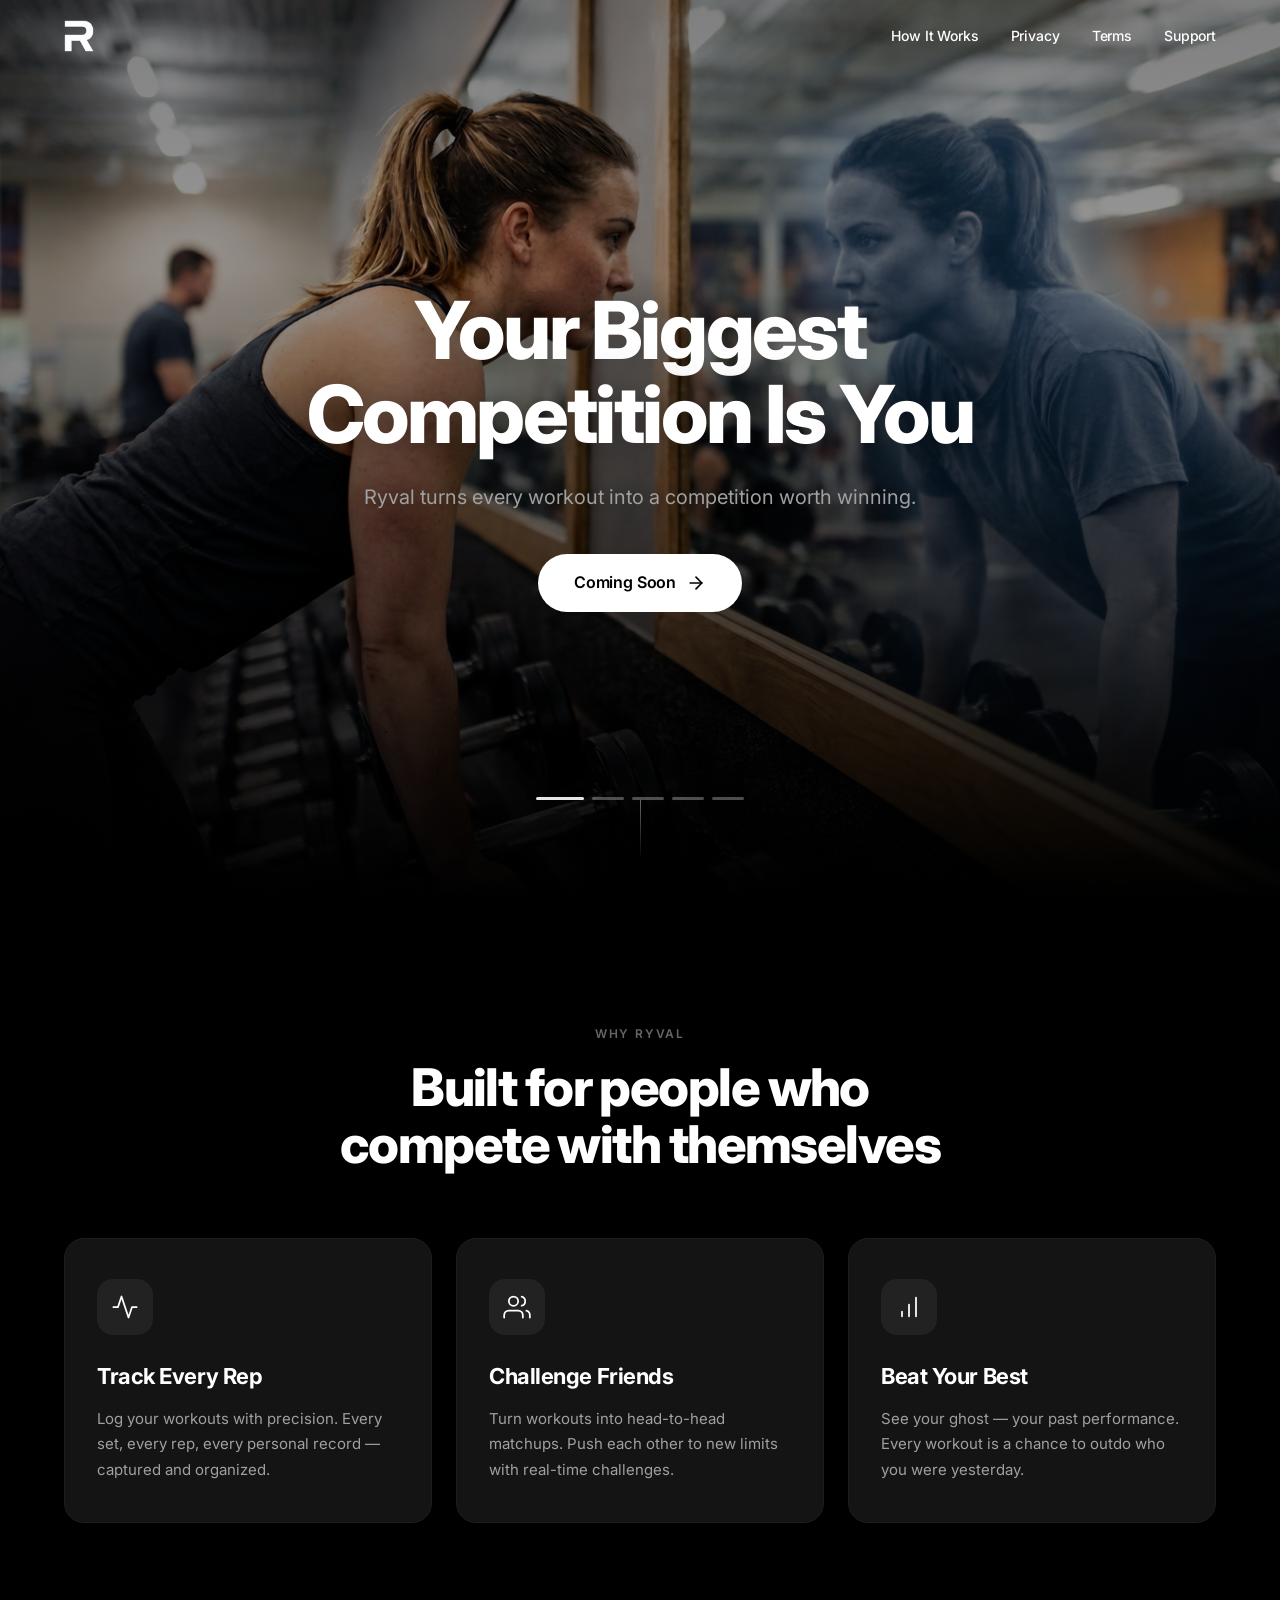
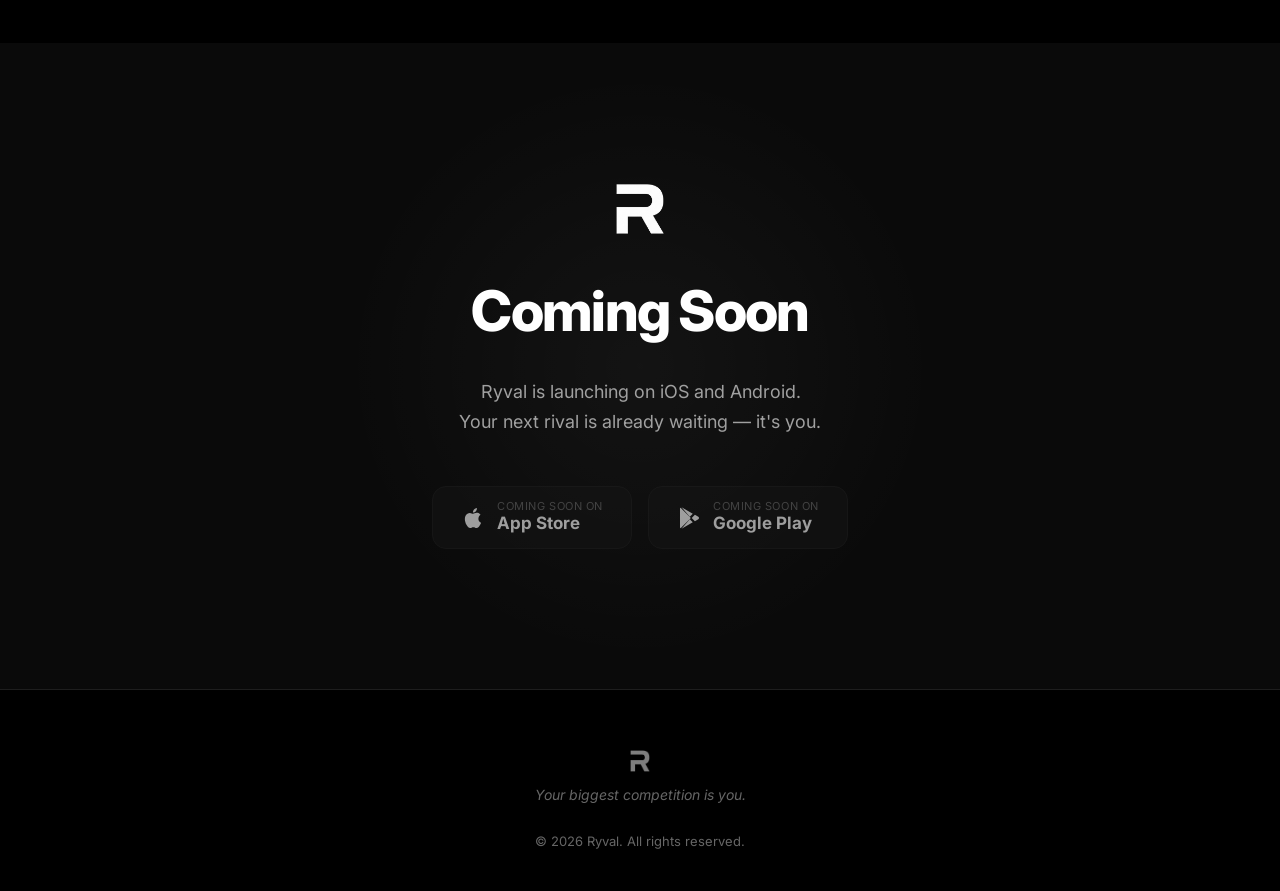
<file: index.html>
<!DOCTYPE html>
<html lang="en">
<head>
  <meta charset="UTF-8">
  <meta name="viewport" content="width=device-width, initial-scale=1.0">
  <title>Ryval — Your Biggest Competition Is You</title>
  <meta name="description" content="Ryval is a workout app that lets you compete against yourself or challenge friends. Track your progress, beat your personal best, and become your own rival.">
  <meta property="og:title" content="Ryval — Your Biggest Competition Is You">
  <meta property="og:description" content="A workout app that lets you compete against yourself or challenge friends.">
  <meta property="og:image" content="images/hero-runner.png">
  <meta property="og:type" content="website">
  <meta name="twitter:card" content="summary_large_image">
  <link rel="icon" type="image/jpeg" href="images/favicon.jpg">
  <link rel="preconnect" href="https://fonts.googleapis.com">
  <link rel="preconnect" href="https://fonts.gstatic.com" crossorigin>
  <link href="https://fonts.googleapis.com/css2?family=Inter:wght@300;400;500;600;700;800;900&display=swap" rel="stylesheet">
  <link rel="stylesheet" href="styles.css">
</head>
<body>

  <!-- Navigation -->
  <nav class="nav" id="nav">
    <div class="nav-inner">
      <a href="#" class="nav-logo">
        <img src="images/ryval-logo.png" alt="Ryval" class="nav-logo-img">
      </a>
      <div class="nav-links">
        <a href="how-it-works.html" class="nav-link">How It Works</a>
        <a href="privacy.html" class="nav-link">Privacy</a>
        <a href="terms.html" class="nav-link">Terms</a>
        <a href="support.html" class="nav-link">Support</a>
      </div>
    </div>
  </nav>

  <!-- Hero Section with Rotating Slides -->
  <section class="hero">
    <div class="hero-slideshow">
      <div class="hero-slide active">
        <picture>
          <source media="(max-width: 768px)" srcset="images/promo-gym-portrait.png">
          <img src="images/promo-gym.png" alt="">
        </picture>
      </div>
      <div class="hero-slide">
        <picture>
          <source media="(max-width: 768px)" srcset="images/hero-runner-portrait.png">
          <img src="images/hero-runner.png" alt="">
        </picture>
      </div>
      <div class="hero-slide">
        <picture>
          <source media="(max-width: 768px)" srcset="images/promo-rowing-portrait.png">
          <img src="images/promo-rowing.png" alt="">
        </picture>
      </div>
      <div class="hero-slide">
        <picture>
          <source media="(max-width: 768px)" srcset="images/promo-deadlift-portrait.png">
          <img src="images/promo-deadlift.png" alt="">
        </picture>
      </div>
      <div class="hero-slide">
        <picture>
          <source media="(max-width: 768px)" srcset="images/promo-boxing-portrait.png">
          <img src="images/promo-boxing.png" alt="">
        </picture>
      </div>
      <div class="hero-overlay"></div>
    </div>
    <div class="hero-content">
      <h1 class="hero-title">
        Your Biggest<br>
        Competition Is <span class="hero-accent">You</span>
      </h1>
      <p class="hero-subtitle">
        Ryval turns every workout into a competition worth winning.
      </p>
      <a href="#coming-soon" class="hero-btn">
        <span>Coming Soon</span>
        <svg width="20" height="20" viewBox="0 0 24 24" fill="none" stroke="currentColor" stroke-width="2" stroke-linecap="round" stroke-linejoin="round"><line x1="5" y1="12" x2="19" y2="12"></line><polyline points="12 5 19 12 12 19"></polyline></svg>
      </a>
    </div>
    <!-- Slide indicators -->
    <div class="hero-indicators">
      <button class="indicator active" data-slide="0"></button>
      <button class="indicator" data-slide="1"></button>
      <button class="indicator" data-slide="2"></button>
      <button class="indicator" data-slide="3"></button>
      <button class="indicator" data-slide="4"></button>
    </div>
    <div class="hero-scroll-indicator">
      <div class="scroll-line"></div>
    </div>
  </section>

  <!-- Features Section -->
  <section class="features" id="features">
    <div class="container">
      <div class="section-header">
        <span class="section-label">Why Ryval</span>
        <h2 class="section-title">Built for people who<br>compete with themselves</h2>
      </div>

      <div class="features-grid">
        <div class="feature-card">
          <div class="feature-icon">
            <svg width="28" height="28" viewBox="0 0 24 24" fill="none" stroke="currentColor" stroke-width="1.5" stroke-linecap="round" stroke-linejoin="round"><polyline points="22 12 18 12 15 21 9 3 6 12 2 12"></polyline></svg>
          </div>
          <h3 class="feature-title">Track Every Rep</h3>
          <p class="feature-desc">Log your workouts with precision. Every set, every rep, every personal record — captured and organized.</p>
        </div>
        <div class="feature-card">
          <div class="feature-icon">
            <svg width="28" height="28" viewBox="0 0 24 24" fill="none" stroke="currentColor" stroke-width="1.5" stroke-linecap="round" stroke-linejoin="round"><path d="M17 21v-2a4 4 0 0 0-4-4H5a4 4 0 0 0-4 4v2"></path><circle cx="9" cy="7" r="4"></circle><path d="M23 21v-2a4 4 0 0 0-3-3.87"></path><path d="M16 3.13a4 4 0 0 1 0 7.75"></path></svg>
          </div>
          <h3 class="feature-title">Challenge Friends</h3>
          <p class="feature-desc">Turn workouts into head-to-head matchups. Push each other to new limits with real-time challenges.</p>
        </div>
        <div class="feature-card">
          <div class="feature-icon">
            <svg width="28" height="28" viewBox="0 0 24 24" fill="none" stroke="currentColor" stroke-width="1.5" stroke-linecap="round" stroke-linejoin="round"><line x1="12" y1="20" x2="12" y2="10"></line><line x1="18" y1="20" x2="18" y2="4"></line><line x1="6" y1="20" x2="6" y2="16"></line></svg>
          </div>
          <h3 class="feature-title">Beat Your Best</h3>
          <p class="feature-desc">See your ghost — your past performance. Every workout is a chance to outdo who you were yesterday.</p>
        </div>
      </div>
    </div>
  </section>

  <!-- CTA Section -->
  <section class="cta" id="coming-soon">
    <div class="cta-glow"></div>
    <div class="container">
      <div class="cta-content">
        <img src="images/ryval-logo.png" alt="Ryval" class="cta-logo">
        <h2 class="cta-title">Coming Soon</h2>
        <p class="cta-subtitle">Ryval is launching on iOS and Android.<br>Your next rival is already waiting — it's you.</p>
        <div class="cta-stores">
          <div class="store-badge disabled">
            <svg width="24" height="24" viewBox="0 0 24 24" fill="currentColor"><path d="M18.71 19.5c-.83 1.24-1.71 2.45-3.05 2.47-1.34.03-1.77-.79-3.29-.79-1.53 0-2 .77-3.27.82-1.31.05-2.3-1.32-3.14-2.53C4.25 17 2.94 12.45 4.7 9.39c.87-1.52 2.43-2.48 4.12-2.51 1.28-.02 2.5.87 3.29.87.78 0 2.26-1.07 3.8-.91.65.03 2.47.26 3.64 1.98-.09.06-2.17 1.28-2.15 3.81.03 3.02 2.65 4.03 2.68 4.04-.03.07-.42 1.44-1.38 2.83M13 3.5c.73-.83 1.94-1.46 2.94-1.5.13 1.17-.34 2.35-1.04 3.19-.69.85-1.83 1.51-2.95 1.42-.15-1.15.41-2.35 1.05-3.11z"/></svg>
            <div>
              <span class="store-soon">Coming soon on</span>
              <span class="store-name">App Store</span>
            </div>
          </div>
          <div class="store-badge disabled">
            <svg width="24" height="24" viewBox="0 0 24 24" fill="currentColor"><path d="M3.61 1.814L13.793 12 3.61 22.186a.996.996 0 0 1-.61-.92V2.734a1 1 0 0 1 .61-.92zm.96-.574l11.2 6.468L12.8 10.68 4.57 1.24zM22 12c0 .54-.27 1.023-.69 1.307l-3.4 1.963-3.2-3.27 3.2-3.27 3.4 1.963C21.73 10.977 22 11.46 22 12zM4.57 22.76l8.23-9.44 2.97 2.972L4.57 22.76z"/></svg>
            <div>
              <span class="store-soon">Coming soon on</span>
              <span class="store-name">Google Play</span>
            </div>
          </div>
        </div>
      </div>
    </div>
  </section>

  <!-- Footer -->
  <footer class="footer">
    <div class="container">
      <div class="footer-inner">
        <div class="footer-brand">
          <img src="images/ryval-logo.png" alt="Ryval" class="footer-logo">
          <p class="footer-tagline">Your biggest competition is you.</p>
        </div>
        <div class="footer-bottom">
          <p>&copy; 2026 Ryval. All rights reserved.</p>
        </div>
      </div>
    </div>
  </footer>

  <script src="script.js"></script>
</body>
</html>
</file>
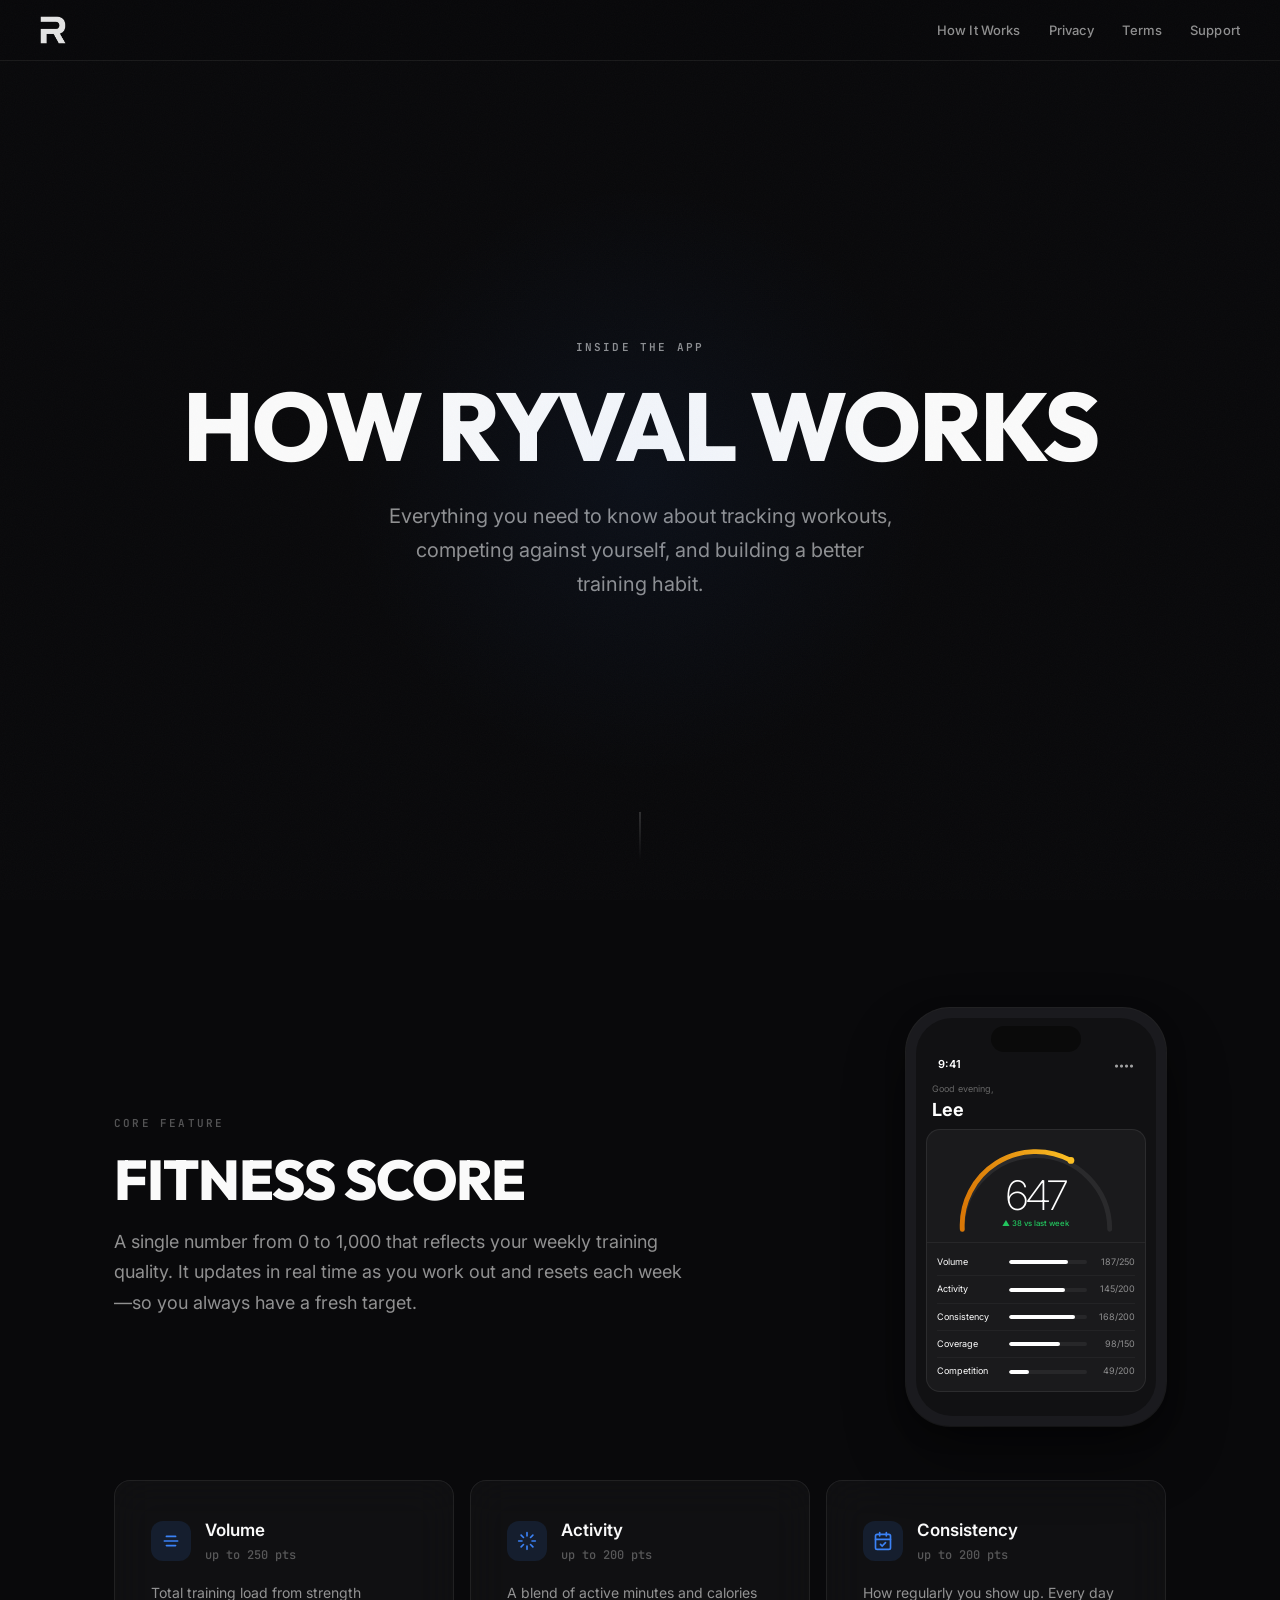
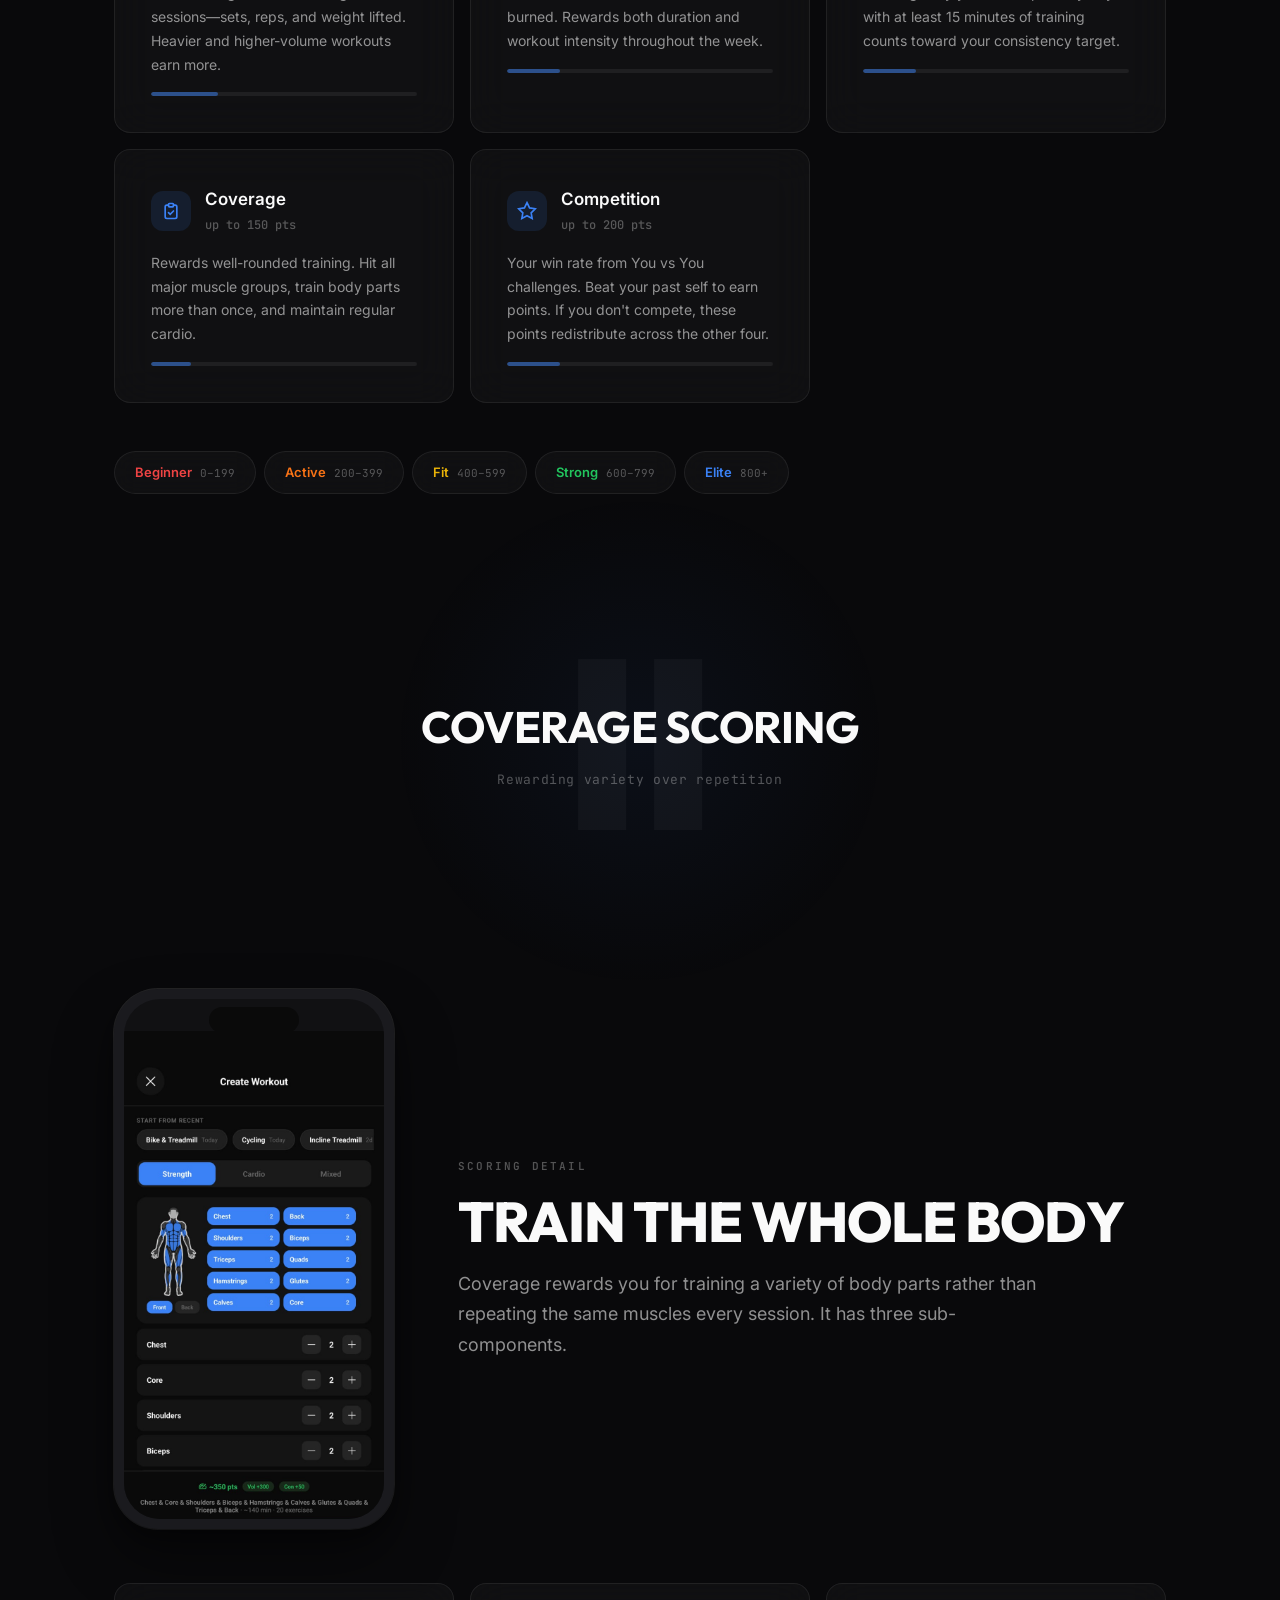
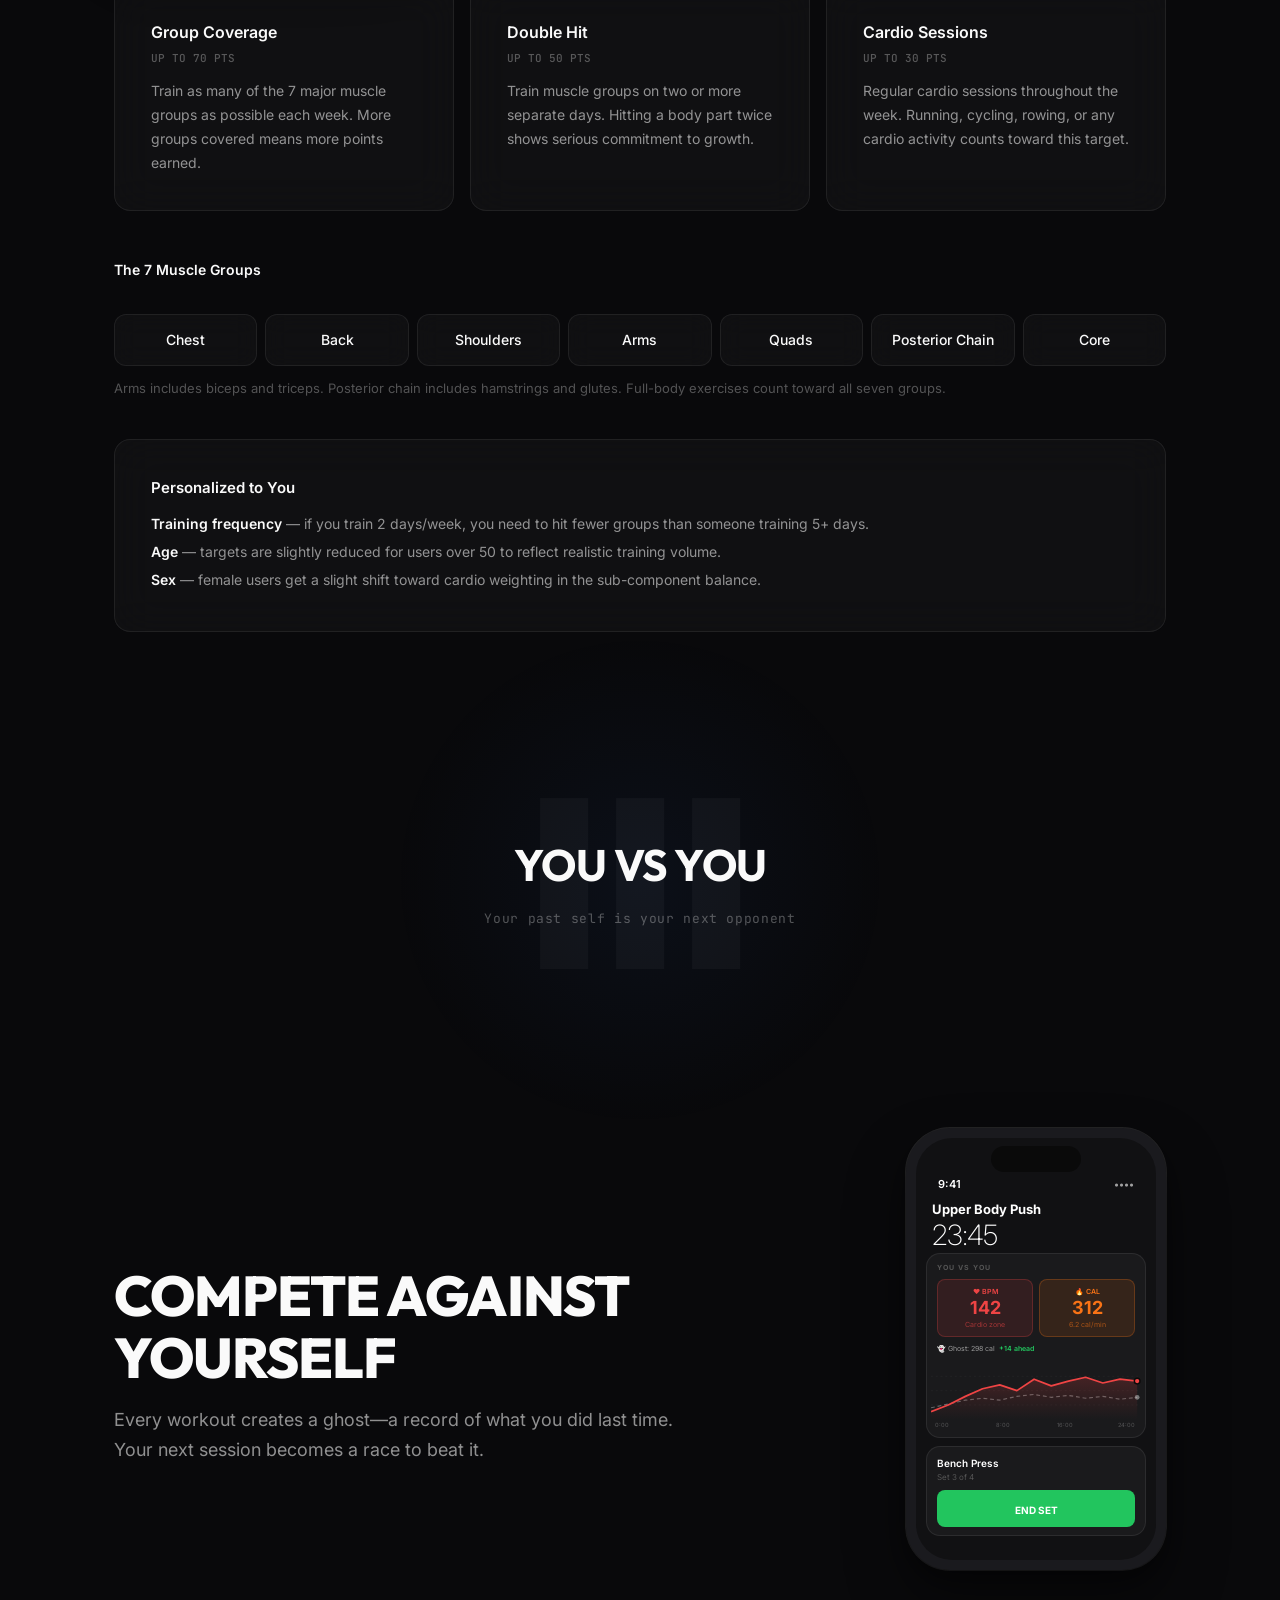
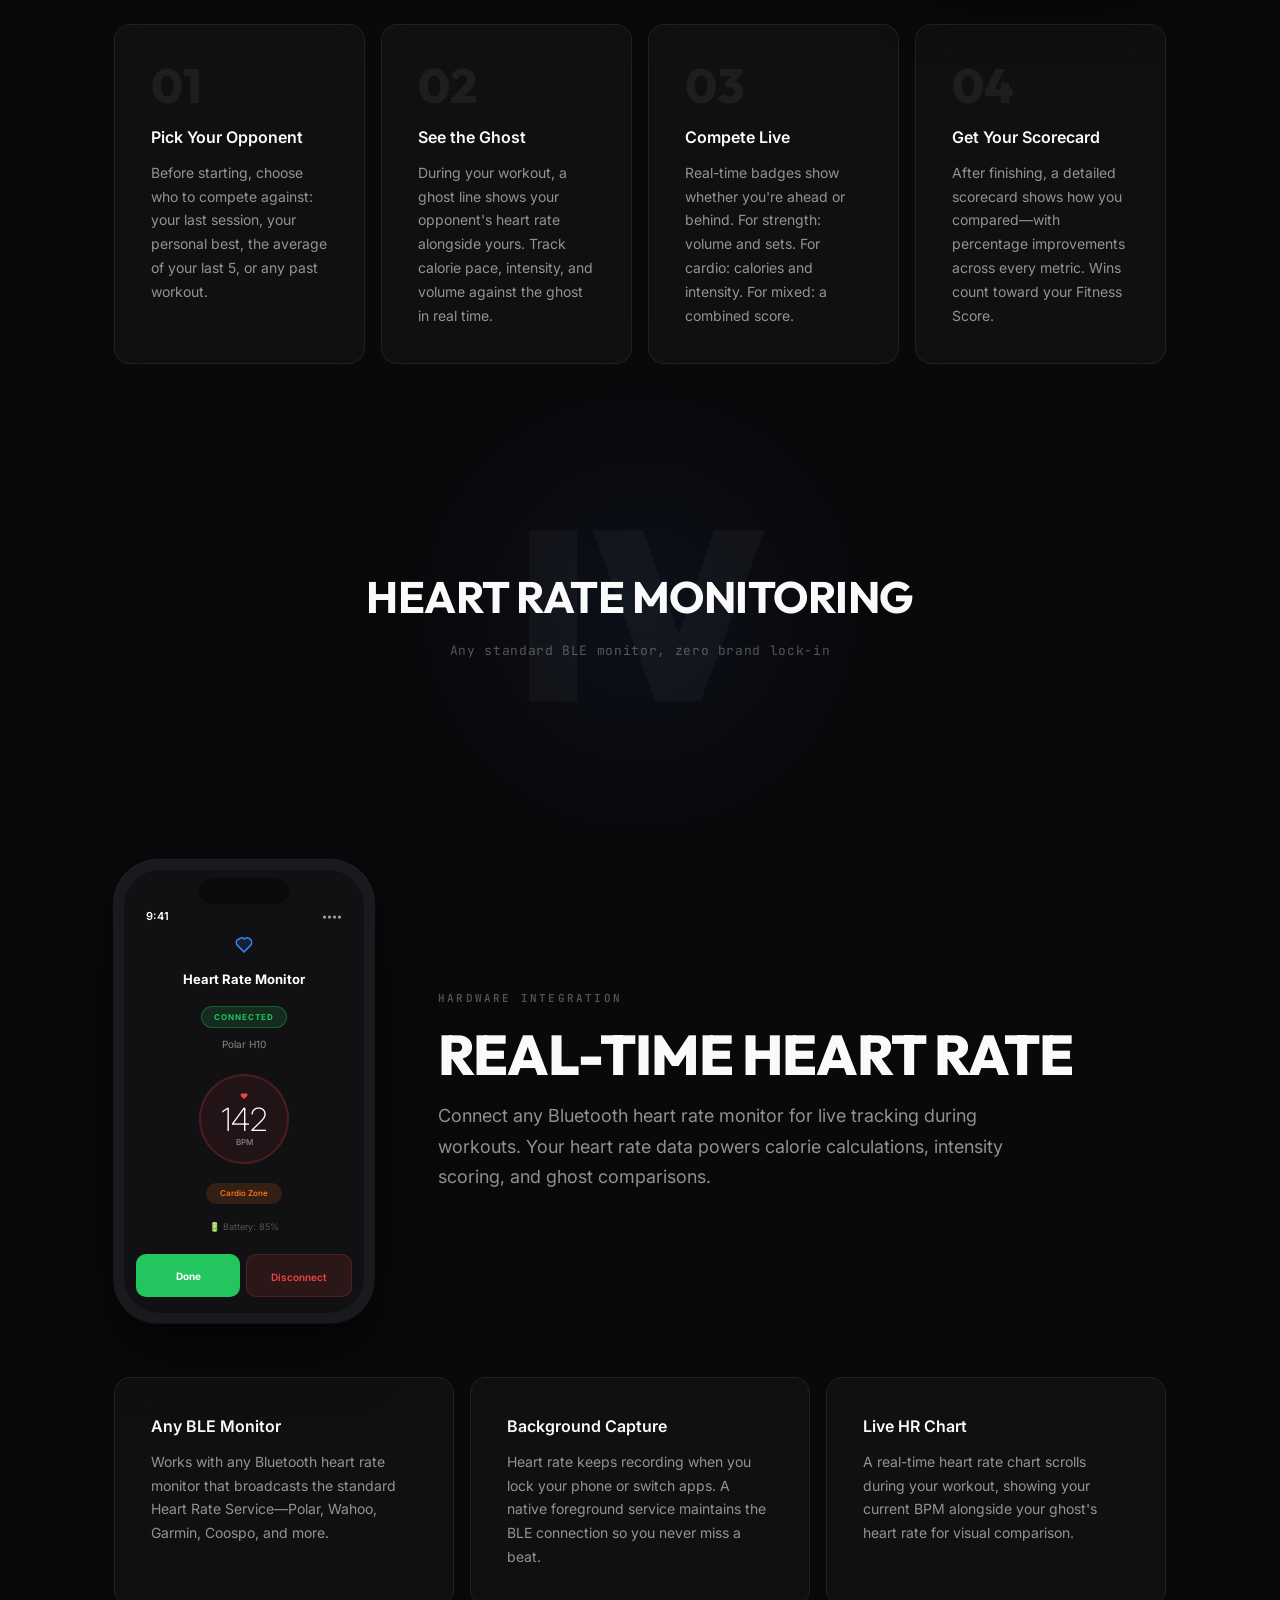
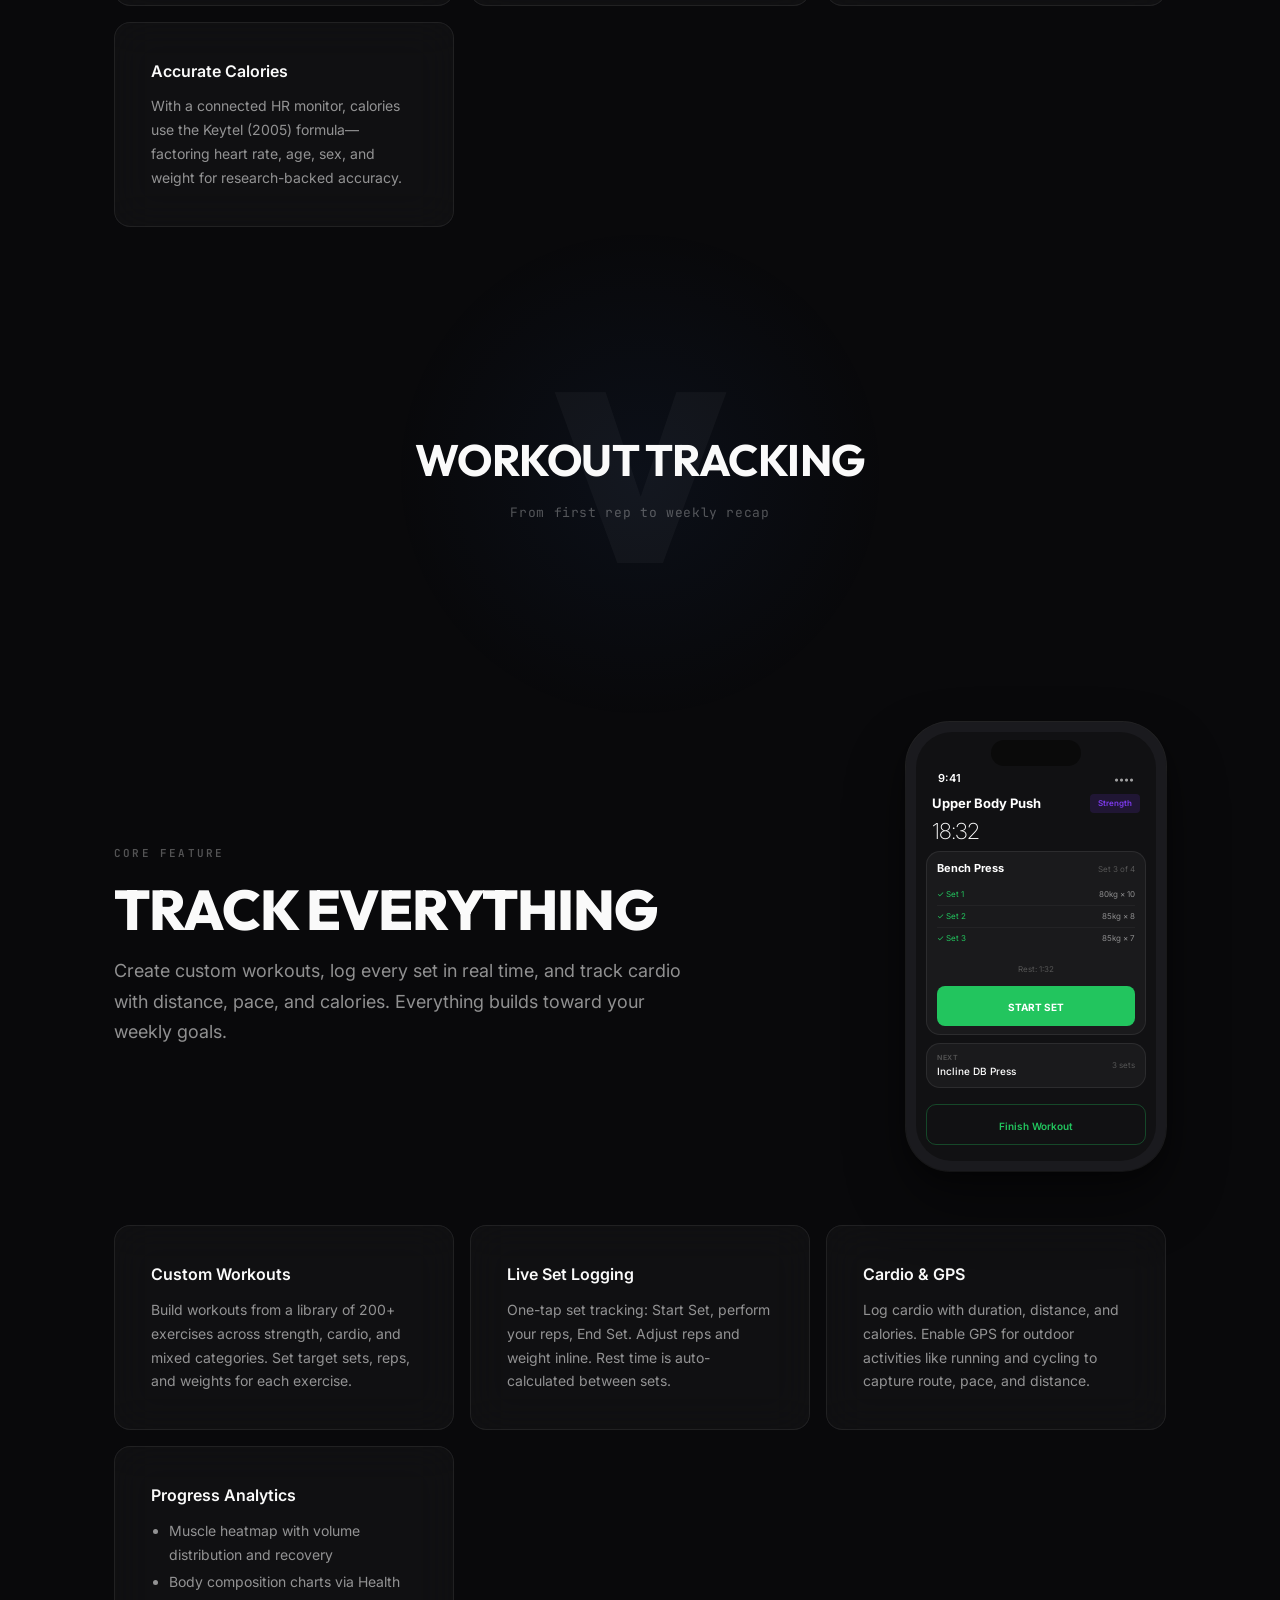
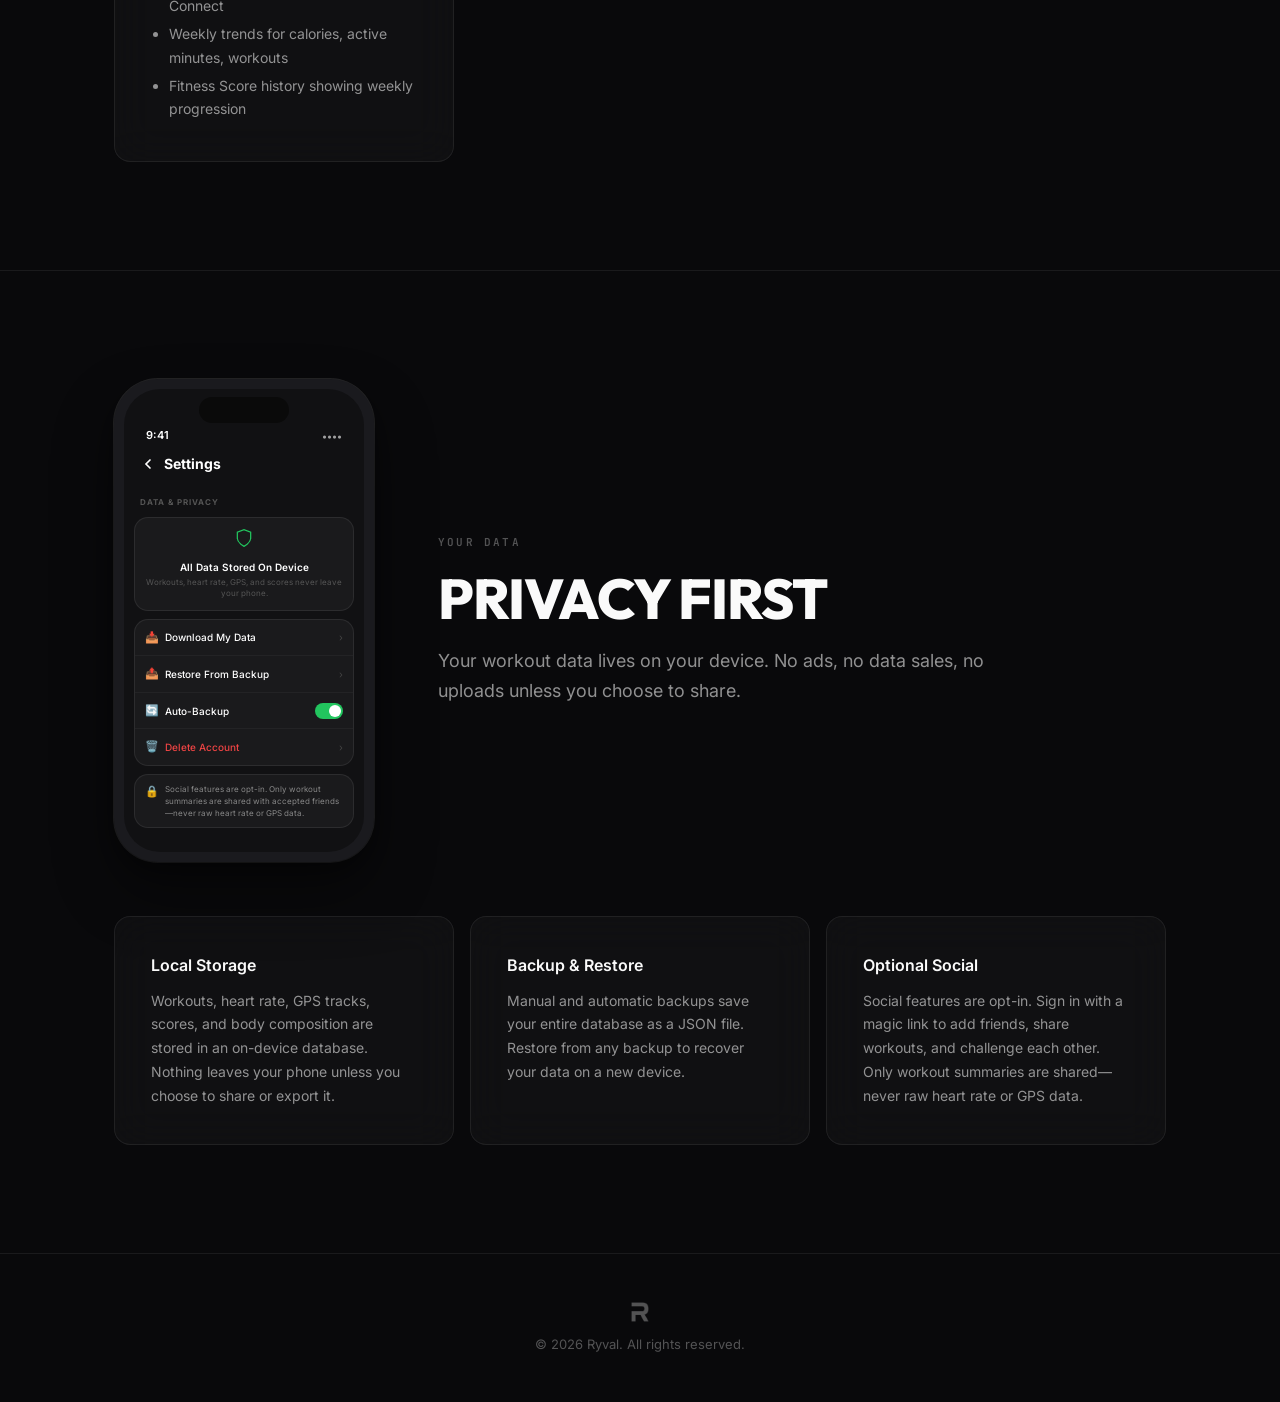
<file: how-it-works.html>
<!DOCTYPE html>
<html lang="en">
<head>
<meta charset="UTF-8">
<meta name="viewport" content="width=device-width, initial-scale=1.0">
<title>How It Works — Ryval</title>
<meta name="description" content="Learn how Ryval's Fitness Score, You vs You competition, heart rate tracking, and workout features work.">
<link rel="icon" type="image/jpeg" href="images/favicon.jpg">
<link rel="preconnect" href="https://fonts.googleapis.com">
<link rel="preconnect" href="https://fonts.gstatic.com" crossorigin>
<link href="https://fonts.googleapis.com/css2?family=Outfit:wght@300;400;500;600;700;800;900&family=Inter:wght@300;400;500;600;700;800&family=JetBrains+Mono:wght@400;500;600&display=swap" rel="stylesheet">
<style>
:root {
  --font-display: 'Outfit', -apple-system, BlinkMacSystemFont, sans-serif;
  --font-body: 'Inter', -apple-system, BlinkMacSystemFont, sans-serif;
  --font-mono: 'JetBrains Mono', 'SF Mono', Consolas, monospace;
  --bg: #09090b;
  --bg-elevated: #111113;
  --surface: rgba(255,255,255,0.03);
  --surface-hover: rgba(255,255,255,0.05);
  --border: rgba(255,255,255,0.07);
  --border-bright: rgba(255,255,255,0.12);
  --text-primary: #fafafa;
  --text-secondary: rgba(255,255,255,0.55);
  --text-muted: rgba(255,255,255,0.30);
  --accent: #3b82f6;
  --accent-dim: rgba(59,130,246,0.10);
  --accent-glow: rgba(59,130,246,0.06);
}

*, *::before, *::after { margin: 0; padding: 0; box-sizing: border-box; }

html { scroll-behavior: smooth; -webkit-font-smoothing: antialiased; -moz-osx-font-smoothing: grayscale; }

body {
  font-family: var(--font-body);
  background: var(--bg);
  color: var(--text-primary);
  line-height: 1.6;
  overflow-x: hidden;
}

/* Noise texture overlay */
body::before {
  content: '';
  position: fixed;
  inset: 0;
  z-index: 9999;
  pointer-events: none;
  opacity: 0.025;
  background-image: url("data:image/svg+xml,%3Csvg viewBox='0 0 256 256' xmlns='http://www.w3.org/2000/svg'%3E%3Cfilter id='n'%3E%3CfeTurbulence type='fractalNoise' baseFrequency='0.9' numOctaves='4' stitchTiles='stitch'/%3E%3C/filter%3E%3Crect width='100%25' height='100%25' filter='url(%23n)'/%3E%3C/svg%3E");
  background-repeat: repeat;
  background-size: 256px 256px;
}

a { text-decoration: none; color: inherit; }
img { max-width: 100%; display: block; }

/* ===== NAV ===== */
.nav {
  position: fixed; top: 0; left: 0; right: 0;
  z-index: 1000;
  padding: 16px 24px;
  background: rgba(9,9,11,0.8);
  backdrop-filter: blur(20px); -webkit-backdrop-filter: blur(20px);
  border-bottom: 1px solid var(--border);
}
.nav-inner {
  max-width: 1200px; margin: 0 auto;
  display: flex; align-items: center; justify-content: space-between;
}
.nav-logo-img { height: 28px; width: auto; opacity: 0.9; }
.nav-links { display: flex; gap: 28px; }
.nav-link {
  font-size: 13px; font-weight: 500; color: var(--text-secondary);
  letter-spacing: 0.01em;
  transition: color 0.2s;
}
.nav-link:hover { color: var(--text-primary); }

/* ===== LAYOUT ===== */
.container { max-width: 1100px; margin: 0 auto; padding: 0 24px; }

/* ===== REVEAL ANIMATION ===== */
.reveal {
  opacity: 0;
  transform: translateY(28px);
  transition: opacity 0.7s cubic-bezier(0.16, 1, 0.3, 1), transform 0.7s cubic-bezier(0.16, 1, 0.3, 1);
}
.reveal.visible { opacity: 1; transform: none; }
.reveal.d1 { transition-delay: 0.08s; }
.reveal.d2 { transition-delay: 0.16s; }
.reveal.d3 { transition-delay: 0.24s; }
.reveal.d4 { transition-delay: 0.32s; }
.reveal.d5 { transition-delay: 0.40s; }
.reveal.d6 { transition-delay: 0.48s; }

@media (prefers-reduced-motion: reduce) {
  .reveal { opacity: 1 !important; transform: none !important; transition: none !important; }
}

/* ===== HERO ===== */
.hero-section {
  min-height: 100vh;
  display: flex; align-items: center; justify-content: center;
  text-align: center;
  padding: 140px 24px 100px;
  position: relative;
  overflow: hidden;
}
.hero-section::before {
  content: '';
  position: absolute;
  width: 600px; height: 600px;
  top: 20%; left: 50%; transform: translateX(-50%);
  background: radial-gradient(circle, var(--accent-glow) 0%, transparent 70%);
  pointer-events: none;
}
.hero-label {
  font-family: var(--font-mono);
  font-size: 11px; font-weight: 600;
  letter-spacing: 0.2em;
  text-transform: uppercase;
  color: var(--text-secondary);
  margin-bottom: 24px;
}
.hero-title {
  font-family: var(--font-display);
  font-size: clamp(48px, 9vw, 96px);
  font-weight: 800;
  letter-spacing: -2px;
  line-height: 0.95;
  margin-bottom: 28px;
  text-transform: uppercase;
}
.hero-title em {
  font-style: normal;
  color: var(--text-primary);
}
.hero-subtitle {
  font-size: clamp(16px, 2vw, 20px);
  color: var(--text-secondary);
  max-width: 520px;
  margin: 0 auto;
  line-height: 1.7;
}
.hero-scroll {
  position: absolute; bottom: 40px; left: 50%; transform: translateX(-50%);
  width: 1px; height: 48px;
  background: linear-gradient(to bottom, var(--text-muted), transparent);
  animation: scrollPulse 2s ease-in-out infinite;
}
@keyframes scrollPulse {
  0%, 100% { opacity: 0.4; }
  50% { opacity: 0.8; }
}

/* ===== SECTIONS ===== */
.section {
  padding: clamp(80px, 12vh, 140px) 0;
  position: relative;
}
.section + .section { border-top: 1px solid var(--border); }

.section-label {
  font-family: var(--font-mono);
  font-size: 11px; font-weight: 600;
  letter-spacing: 0.2em;
  text-transform: uppercase;
  color: var(--text-muted);
  margin-bottom: 16px;
}
.section-title {
  font-family: var(--font-display);
  font-size: clamp(32px, 5vw, 56px);
  font-weight: 800;
  letter-spacing: -1px;
  line-height: 1.1;
  margin-bottom: 16px;
  text-transform: uppercase;
}
.section-desc {
  font-size: clamp(15px, 1.8vw, 18px);
  color: var(--text-secondary);
  max-width: 580px;
  line-height: 1.7;
  margin-bottom: clamp(40px, 6vh, 64px);
}

/* ===== GLASS CARD ===== */
.glass-card {
  background: var(--surface);
  backdrop-filter: blur(20px); -webkit-backdrop-filter: blur(20px);
  border: 1px solid var(--border);
  border-radius: 16px;
  padding: clamp(24px, 3vw, 36px);
  transition: border-color 0.3s, background 0.3s;
}
.glass-card:hover {
  border-color: var(--border-bright);
  background: var(--surface-hover);
}

/* ===== SCORE COMPONENT CARDS ===== */
.score-grid {
  display: grid;
  grid-template-columns: repeat(auto-fit, minmax(300px, 1fr));
  gap: 16px;
}
.score-card-header {
  display: flex; align-items: center; gap: 14px;
  margin-bottom: 16px;
}
.score-icon {
  width: 40px; height: 40px;
  border-radius: 12px;
  display: flex; align-items: center; justify-content: center;
  flex-shrink: 0;
}
.score-icon svg { width: 20px; height: 20px; }
.score-name { font-size: 17px; font-weight: 600; }
.score-pts {
  font-family: var(--font-mono);
  font-size: 12px; font-weight: 500;
  color: var(--text-muted);
  margin-top: 2px;
}
.score-desc {
  font-size: 14px;
  color: var(--text-secondary);
  line-height: 1.7;
}

/* Score bar */
.score-bar-track {
  height: 4px;
  background: rgba(255,255,255,0.06);
  border-radius: 2px;
  margin-top: 16px;
  overflow: hidden;
}
.score-bar-fill {
  height: 100%;
  border-radius: 2px;
  background: var(--accent);
  opacity: 0.5;
}

/* ===== TIER BADGES ===== */
.tier-row {
  display: flex; gap: 8px; flex-wrap: wrap;
  margin-top: 48px;
}
.tier-badge {
  padding: 10px 20px;
  border-radius: 100px;
  font-size: 13px; font-weight: 600;
  border: 1px solid var(--border);
  background: var(--surface);
  backdrop-filter: blur(12px);
}
.tier-badge span {
  font-weight: 400;
  color: var(--text-muted);
  margin-left: 8px;
  font-family: var(--font-mono);
  font-size: 11px;
}

/* ===== COVERAGE SECTION ===== */
.sub-grid {
  display: grid;
  grid-template-columns: repeat(auto-fit, minmax(240px, 1fr));
  gap: 16px;
}
.sub-card-title {
  font-size: 16px; font-weight: 600;
  margin-bottom: 4px;
}
.sub-card-pts {
  font-family: var(--font-mono);
  font-size: 11px; font-weight: 500;
  color: var(--text-muted);
  margin-bottom: 12px;
}
.sub-card-text {
  font-size: 14px;
  color: var(--text-secondary);
  line-height: 1.7;
}

.groups-grid {
  display: grid;
  grid-template-columns: repeat(auto-fit, minmax(130px, 1fr));
  gap: 8px;
  margin: 32px 0 12px;
}
.group-chip {
  padding: 14px 16px;
  background: var(--surface);
  border: 1px solid var(--border);
  border-radius: 12px;
  font-size: 14px; font-weight: 500;
  text-align: center;
  backdrop-filter: blur(12px);
}
.groups-note {
  font-size: 13px;
  color: var(--text-muted);
  line-height: 1.6;
}

.personalization-card {
  margin-top: 40px;
}
.personalization-card h4 {
  font-size: 15px; font-weight: 600;
  margin-bottom: 12px;
}
.personalization-card p {
  font-size: 14px;
  color: var(--text-secondary);
  line-height: 1.7;
  margin-bottom: 4px;
}
.personalization-card strong { color: var(--text-primary); font-weight: 600; }

/* ===== YOU VS YOU STEPS ===== */
.steps-grid {
  display: grid;
  grid-template-columns: repeat(auto-fit, minmax(240px, 1fr));
  gap: 16px;
}
.step-num {
  font-family: var(--font-display);
  font-size: 48px;
  font-weight: 800;
  color: rgba(255,255,255,0.06);
  line-height: 1;
  margin-bottom: 16px;
}
.step-title {
  font-size: 16px; font-weight: 600;
  margin-bottom: 10px;
}
.step-text {
  font-size: 14px;
  color: var(--text-secondary);
  line-height: 1.7;
}

/* ===== FEATURE DETAIL CARDS ===== */
.feature-grid {
  display: grid;
  grid-template-columns: repeat(auto-fit, minmax(280px, 1fr));
  gap: 16px;
}
.feature-card-title {
  font-size: 16px; font-weight: 600;
  margin-bottom: 10px;
}
.feature-card-text {
  font-size: 14px;
  color: var(--text-secondary);
  line-height: 1.7;
}
.feature-card-list {
  padding-left: 18px; margin: 8px 0 0;
}
.feature-card-list li {
  font-size: 14px;
  color: var(--text-secondary);
  line-height: 1.7;
  margin-bottom: 4px;
}

/* ===== DATA PRIVACY SECTION ===== */
.privacy-grid {
  display: grid;
  grid-template-columns: repeat(auto-fit, minmax(260px, 1fr));
  gap: 16px;
}

/* ===== DIVIDER LINE ===== */
.section-divider {
  padding: clamp(60px, 10vh, 120px) 0;
  position: relative;
  display: flex; align-items: center; justify-content: center;
}
.section-divider::before {
  content: '';
  position: absolute;
  width: 500px; height: 500px;
  top: 50%; left: 50%; transform: translate(-50%, -50%);
  background: radial-gradient(circle, var(--accent-glow) 0%, transparent 70%);
  pointer-events: none;
}
.divider-num {
  font-family: var(--font-display);
  font-size: clamp(120px, 22vw, 240px);
  font-weight: 900;
  line-height: 0.85;
  opacity: 0.03;
  position: absolute;
  pointer-events: none;
  color: var(--text-primary);
}
.divider-content { position: relative; z-index: 1; }
.divider-title {
  font-family: var(--font-display);
  font-size: clamp(28px, 4vw, 44px);
  font-weight: 700;
  letter-spacing: -0.5px;
  text-transform: uppercase;
}
.divider-sub {
  font-family: var(--font-mono);
  font-size: 13px;
  color: var(--text-muted);
  letter-spacing: 0.05em;
  margin-top: 8px;
}

/* ===== FOOTER ===== */
.page-footer {
  padding: 48px 24px;
  border-top: 1px solid var(--border);
  text-align: center;
}
.footer-logo { height: 20px; width: auto; margin: 0 auto 12px; opacity: 0.3; }
.footer-text { font-size: 13px; color: var(--text-muted); }

/* ===== SPLIT LAYOUT ===== */
.section-split {
  display: grid;
  grid-template-columns: 1fr auto;
  gap: clamp(32px, 5vw, 72px);
  align-items: center;
  margin-bottom: clamp(40px, 6vh, 64px);
}
.section-split.reverse { grid-template-columns: auto 1fr; }
.section-split .section-desc { margin-bottom: 0; }

/* ===== PHONE MOCKUP ===== */
.phone { width: 260px; flex-shrink: 0; }
.phone-frame {
  background: #1a1a1e;
  border-radius: 44px;
  padding: 10px;
  box-shadow: 0 30px 60px rgba(0,0,0,0.4), 0 8px 20px rgba(0,0,0,0.3), 0 0 0 1px rgba(255,255,255,0.12);
}
.phone-screen {
  background: #111113;
  border-radius: 36px;
  overflow: hidden;
  padding-bottom: 16px;
}
.phone-island {
  width: 90px; height: 26px;
  background: #0a0a0a; border-radius: 20px;
  margin: 8px auto 0;
}
.ph-status {
  display: flex; justify-content: space-between; align-items: center;
  padding: 4px 22px 0;
  font-size: 11px; font-weight: 600; color: #fff;
}
.ph-card {
  background: #1a1a1c;
  border: 1px solid rgba(255,255,255,0.08);
  border-radius: 14px;
  margin: 0 10px 8px;
  overflow: hidden;
}
.ph-row {
  display: flex; align-items: center; justify-content: space-between;
  padding: 8px 12px;
  border-bottom: 1px solid rgba(255,255,255,0.04);
}
.ph-row:last-child { border-bottom: none; }
.ph-bar-track {
  flex: 1; height: 4px;
  background: rgba(255,255,255,0.06);
  border-radius: 2px; margin: 0 8px;
  overflow: hidden;
}
.ph-bar-fill { height: 100%; background: #fff; border-radius: 2px; }

/* ===== RESPONSIVE ===== */
@media (max-width: 768px) {
  .nav-links { gap: 16px; }
  .nav-link { font-size: 12px; }
  .score-grid { grid-template-columns: 1fr; }
  .steps-grid { grid-template-columns: 1fr; }
  .feature-grid { grid-template-columns: 1fr; }
  .privacy-grid { grid-template-columns: 1fr; }
  .sub-grid { grid-template-columns: 1fr; }
  .groups-grid { grid-template-columns: repeat(auto-fit, minmax(100px, 1fr)); }
  .hero-section { padding: 120px 24px 80px; }
  .section-split, .section-split.reverse { grid-template-columns: 1fr; }
  .phone { width: 220px; margin: 0 auto; order: -1; }
}

@media (max-width: 480px) {
  .nav-links { gap: 12px; }
  .nav-link { font-size: 11px; }
  .tier-row { gap: 6px; }
  .tier-badge { padding: 8px 14px; font-size: 12px; }
}
</style>
</head>
<body>

<!-- Navigation -->
<nav class="nav">
  <div class="nav-inner">
    <a href="index.html" class="nav-logo">
      <img src="images/ryval-logo.png" alt="Ryval" class="nav-logo-img">
    </a>
    <div class="nav-links">
      <a href="how-it-works.html" class="nav-link">How It Works</a>
      <a href="privacy.html" class="nav-link">Privacy</a>
      <a href="terms.html" class="nav-link">Terms</a>
      <a href="support.html" class="nav-link">Support</a>
    </div>
  </div>
</nav>

<!-- Hero -->
<section class="hero-section">
  <div>
    <p class="hero-label reveal">Inside the App</p>
    <h1 class="hero-title reveal d1">How <em>Ryval</em> Works</h1>
    <p class="hero-subtitle reveal d2">Everything you need to know about tracking workouts, competing against yourself, and building a better training habit.</p>
  </div>
  <div class="hero-scroll"></div>
</section>

<!-- ============================== -->
<!-- SECTION 1: FITNESS SCORE       -->
<!-- ============================== -->
<section class="section" id="fitness-score">
  <div class="container">
    <div class="section-split">
      <div>
        <p class="section-label reveal">Core Feature</p>
        <h2 class="section-title reveal d1">Fitness Score</h2>
        <p class="section-desc reveal d2">A single number from 0 to 1,000 that reflects your weekly training quality. It updates in real time as you work out and resets each week&mdash;so you always have a fresh target.</p>
      </div>
      <div class="phone reveal d3">
        <div class="phone-frame">
          <div class="phone-screen">
            <div class="phone-island"></div>
            <div class="ph-status"><span>9:41</span><span style="opacity:0.6;font-size:10px;">••••</span></div>
            <!-- Greeting -->
            <div style="padding:8px 16px 4px;">
              <div style="font-size:9px;color:#666;">Good evening,</div>
              <div style="font-size:18px;font-weight:700;color:#fff;">Lee</div>
            </div>
            <!-- Score Card -->
            <div class="ph-card">
              <div style="padding:12px 12px 8px;text-align:center;">
                <!-- Gauge SVG -->
                <svg viewBox="0 10 200 95" style="width:100%;max-width:200px;margin:0 auto;display:block;">
                  <defs>
                    <linearGradient id="g-grad" x1="0" y1="0" x2="1" y2="0">
                      <stop offset="0%" stop-color="#d97706"/>
                      <stop offset="100%" stop-color="#fbbf24"/>
                    </linearGradient>
                  </defs>
                  <path d="M 24 100 A 76 76 0 0 1 176 100" fill="none" stroke="rgba(255,255,255,0.07)" stroke-width="5" stroke-linecap="round"/>
                  <path d="M 24 100 A 76 76 0 0 1 136 29" fill="none" stroke="url(#g-grad)" stroke-width="5" stroke-linecap="round"/>
                  <circle cx="136" cy="29" r="3.5" fill="#fbbf24"/>
                  <text x="100" y="80" text-anchor="middle" fill="#ffffff" font-family="Inter" font-size="42" font-weight="200" letter-spacing="-2">647</text>
                  <text x="100" y="97" text-anchor="middle" fill="#22c55e" font-family="Inter" font-size="8" font-weight="500">▲ 38 vs last week</text>
                </svg>
              </div>
              <div style="height:1px;background:rgba(255,255,255,0.06);"></div>
              <!-- Breakdown Bars -->
              <div style="padding:6px 10px;">
                <div class="ph-row" style="padding:6px 0;">
                  <span style="font-size:9px;color:#fff;width:64px;">Volume</span>
                  <div class="ph-bar-track"><div class="ph-bar-fill" style="width:75%;"></div></div>
                  <span style="font-size:9px;color:rgba(255,255,255,0.5);min-width:40px;text-align:right;">187/250</span>
                </div>
                <div class="ph-row" style="padding:6px 0;">
                  <span style="font-size:9px;color:#fff;width:64px;">Activity</span>
                  <div class="ph-bar-track"><div class="ph-bar-fill" style="width:72%;"></div></div>
                  <span style="font-size:9px;color:rgba(255,255,255,0.5);min-width:40px;text-align:right;">145/200</span>
                </div>
                <div class="ph-row" style="padding:6px 0;">
                  <span style="font-size:9px;color:#fff;width:64px;">Consistency</span>
                  <div class="ph-bar-track"><div class="ph-bar-fill" style="width:84%;"></div></div>
                  <span style="font-size:9px;color:rgba(255,255,255,0.5);min-width:40px;text-align:right;">168/200</span>
                </div>
                <div class="ph-row" style="padding:6px 0;">
                  <span style="font-size:9px;color:#fff;width:64px;">Coverage</span>
                  <div class="ph-bar-track"><div class="ph-bar-fill" style="width:65%;"></div></div>
                  <span style="font-size:9px;color:rgba(255,255,255,0.5);min-width:40px;text-align:right;">98/150</span>
                </div>
                <div class="ph-row" style="padding:6px 0;border-bottom:none;">
                  <span style="font-size:9px;color:#fff;width:64px;">Competition</span>
                  <div class="ph-bar-track"><div class="ph-bar-fill" style="width:25%;"></div></div>
                  <span style="font-size:9px;color:rgba(255,255,255,0.5);min-width:40px;text-align:right;">49/200</span>
                </div>
              </div>
            </div>
          </div>
        </div>
      </div>
    </div>

    <div class="score-grid">
      <!-- Volume -->
      <div class="glass-card reveal">
        <div class="score-card-header">
          <div class="score-icon" style="background: rgba(59,130,246,0.12);">
            <svg viewBox="0 0 24 24" fill="none" stroke="#3b82f6" stroke-width="2" stroke-linecap="round"><path d="M6.5 6.5h11M4 12h16M6.5 17.5h11"/></svg>
          </div>
          <div>
            <div class="score-name">Volume</div>
            <div class="score-pts">up to 250 pts</div>
          </div>
        </div>
        <p class="score-desc">Total training load from strength sessions&mdash;sets, reps, and weight lifted. Heavier and higher-volume workouts earn more.</p>
        <div class="score-bar-track"><div class="score-bar-fill" style="width: 25%;"></div></div>
      </div>

      <!-- Activity -->
      <div class="glass-card reveal d1">
        <div class="score-card-header">
          <div class="score-icon" style="background: rgba(59,130,246,0.12);">
            <svg viewBox="0 0 24 24" fill="none" stroke="#3b82f6" stroke-width="2" stroke-linecap="round"><path d="M12 2v4m0 12v4M4.93 4.93l2.83 2.83m8.48 8.48l2.83 2.83M2 12h4m12 0h4M4.93 19.07l2.83-2.83m8.48-8.48l2.83-2.83"/></svg>
          </div>
          <div>
            <div class="score-name">Activity</div>
            <div class="score-pts">up to 200 pts</div>
          </div>
        </div>
        <p class="score-desc">A blend of active minutes and calories burned. Rewards both duration and workout intensity throughout the week.</p>
        <div class="score-bar-track"><div class="score-bar-fill" style="width: 20%;"></div></div>
      </div>

      <!-- Consistency -->
      <div class="glass-card reveal d2">
        <div class="score-card-header">
          <div class="score-icon" style="background: rgba(59,130,246,0.12);">
            <svg viewBox="0 0 24 24" fill="none" stroke="#3b82f6" stroke-width="2" stroke-linecap="round"><rect x="3" y="4" width="18" height="18" rx="2"/><line x1="16" y1="2" x2="16" y2="6"/><line x1="8" y1="2" x2="8" y2="6"/><line x1="3" y1="10" x2="21" y2="10"/><path d="M9 16l2 2 4-4"/></svg>
          </div>
          <div>
            <div class="score-name">Consistency</div>
            <div class="score-pts">up to 200 pts</div>
          </div>
        </div>
        <p class="score-desc">How regularly you show up. Every day with at least 15 minutes of training counts toward your consistency target.</p>
        <div class="score-bar-track"><div class="score-bar-fill" style="width: 20%;"></div></div>
      </div>

      <!-- Coverage -->
      <div class="glass-card reveal d3">
        <div class="score-card-header">
          <div class="score-icon" style="background: rgba(59,130,246,0.12);">
            <svg viewBox="0 0 24 24" fill="none" stroke="#3b82f6" stroke-width="2" stroke-linecap="round"><path d="M9 5H7a2 2 0 00-2 2v12a2 2 0 002 2h10a2 2 0 002-2V7a2 2 0 00-2-2h-2"/><rect x="9" y="3" width="6" height="4" rx="1"/><path d="M9 14l2 2 4-4"/></svg>
          </div>
          <div>
            <div class="score-name">Coverage</div>
            <div class="score-pts">up to 150 pts</div>
          </div>
        </div>
        <p class="score-desc">Rewards well-rounded training. Hit all major muscle groups, train body parts more than once, and maintain regular cardio.</p>
        <div class="score-bar-track"><div class="score-bar-fill" style="width: 15%;"></div></div>
      </div>

      <!-- Competition -->
      <div class="glass-card reveal d4">
        <div class="score-card-header">
          <div class="score-icon" style="background: rgba(59,130,246,0.12);">
            <svg viewBox="0 0 24 24" fill="none" stroke="#3b82f6" stroke-width="2" stroke-linecap="round"><path d="M12 2L15.09 8.26 22 9.27 17 14.14 18.18 21.02 12 17.77 5.82 21.02 7 14.14 2 9.27 8.91 8.26z"/></svg>
          </div>
          <div>
            <div class="score-name">Competition</div>
            <div class="score-pts">up to 200 pts</div>
          </div>
        </div>
        <p class="score-desc">Your win rate from You&nbsp;vs&nbsp;You challenges. Beat your past self to earn points. If you don't compete, these points redistribute across the other four.</p>
        <div class="score-bar-track"><div class="score-bar-fill" style="width: 20%;"></div></div>
      </div>
    </div>

    <!-- Tier Badges -->
    <div class="tier-row reveal">
      <div class="tier-badge" style="color: #ef4444;">Beginner<span>0&ndash;199</span></div>
      <div class="tier-badge" style="color: #f97316;">Active<span>200&ndash;399</span></div>
      <div class="tier-badge" style="color: #eab308;">Fit<span>400&ndash;599</span></div>
      <div class="tier-badge" style="color: #22c55e;">Strong<span>600&ndash;799</span></div>
      <div class="tier-badge" style="color: #3b82f6;">Elite<span>800+</span></div>
    </div>
  </div>
</section>

<!-- ============================== -->
<!-- DIVIDER                        -->
<!-- ============================== -->
<div class="section-divider">
  <span class="divider-num">II</span>
  <div class="divider-content reveal" style="text-align: center;">
    <h3 class="divider-title">Coverage Scoring</h3>
    <p class="divider-sub">Rewarding variety over repetition</p>
  </div>
</div>

<!-- ============================== -->
<!-- SECTION 2: COVERAGE            -->
<!-- ============================== -->
<section class="section" id="coverage" style="border-top: none;">
  <div class="container">
    <div class="section-split reverse">
      <div class="phone reveal" style="width:280px;">
        <div class="phone-frame">
          <div class="phone-screen" style="padding-bottom:0;height:520px;">
            <div class="phone-island"></div>
            <img src="images/mockup-create-workout-detail.jpg" alt="Ryval Create Workout screen showing blue muscle map and exercise selection" style="width:100%;display:block;margin-top:-2px;">
          </div>
        </div>
      </div>
      <div>
        <p class="section-label reveal">Scoring Detail</p>
        <h2 class="section-title reveal d1">Train the Whole Body</h2>
        <p class="section-desc reveal d2">Coverage rewards you for training a variety of body parts rather than repeating the same muscles every session. It has three sub-components.</p>
      </div>
    </div>

    <div class="sub-grid">
      <div class="glass-card reveal">
        <div class="sub-card-title">Group Coverage</div>
        <div class="sub-card-pts">UP TO 70 PTS</div>
        <p class="sub-card-text">Train as many of the 7 major muscle groups as possible each week. More groups covered means more points earned.</p>
      </div>
      <div class="glass-card reveal d1">
        <div class="sub-card-title">Double Hit</div>
        <div class="sub-card-pts">UP TO 50 PTS</div>
        <p class="sub-card-text">Train muscle groups on two or more separate days. Hitting a body part twice shows serious commitment to growth.</p>
      </div>
      <div class="glass-card reveal d2">
        <div class="sub-card-title">Cardio Sessions</div>
        <div class="sub-card-pts">UP TO 30 PTS</div>
        <p class="sub-card-text">Regular cardio sessions throughout the week. Running, cycling, rowing, or any cardio activity counts toward this target.</p>
      </div>
    </div>

    <!-- 7 Muscle Groups -->
    <h4 style="font-size: 14px; font-weight: 600; margin-top: 48px; margin-bottom: 4px;" class="reveal">The 7 Muscle Groups</h4>
    <div class="groups-grid reveal d1">
      <div class="group-chip">Chest</div>
      <div class="group-chip">Back</div>
      <div class="group-chip">Shoulders</div>
      <div class="group-chip">Arms</div>
      <div class="group-chip">Quads</div>
      <div class="group-chip">Posterior Chain</div>
      <div class="group-chip">Core</div>
    </div>
    <p class="groups-note reveal d2">Arms includes biceps and triceps. Posterior chain includes hamstrings and glutes. Full-body exercises count toward all seven groups.</p>

    <!-- Personalization -->
    <div class="glass-card personalization-card reveal">
      <h4>Personalized to You</h4>
      <p><strong>Training frequency</strong> &mdash; if you train 2 days/week, you need to hit fewer groups than someone training 5+ days.</p>
      <p><strong>Age</strong> &mdash; targets are slightly reduced for users over 50 to reflect realistic training volume.</p>
      <p><strong>Sex</strong> &mdash; female users get a slight shift toward cardio weighting in the sub-component balance.</p>
    </div>
  </div>
</section>

<!-- ============================== -->
<!-- DIVIDER                        -->
<!-- ============================== -->
<div class="section-divider">
  <span class="divider-num">III</span>
  <div class="divider-content reveal" style="text-align: center;">
    <h3 class="divider-title">You vs You</h3>
    <p class="divider-sub">Your past self is your next opponent</p>
  </div>
</div>

<!-- ============================== -->
<!-- SECTION 3: YOU VS YOU          -->
<!-- ============================== -->
<section class="section" id="you-vs-you" style="border-top: none;">
  <div class="container">
    <div class="section-split">
      <div>
        <p class="section-label reveal">Core Feature</p>
        <h2 class="section-title reveal d1">Compete Against Yourself</h2>
        <p class="section-desc reveal d2">Every workout creates a ghost&mdash;a record of what you did last time. Your next session becomes a race to beat it.</p>
      </div>
      <div class="phone reveal d3">
        <div class="phone-frame">
          <div class="phone-screen">
            <div class="phone-island"></div>
            <div class="ph-status"><span>9:41</span><span style="opacity:0.6;font-size:10px;">••••</span></div>
            <!-- Workout header -->
            <div style="padding:6px 16px 2px;">
              <div style="font-size:13px;font-weight:700;color:#fff;">Upper Body Push</div>
              <div style="font-size:28px;font-weight:200;color:#fff;letter-spacing:-1px;line-height:1.1;">23:45</div>
            </div>
            <!-- YvY Card -->
            <div class="ph-card">
              <div style="padding:8px 10px 4px;">
                <div style="font-size:7px;font-weight:700;color:#555;letter-spacing:1px;text-transform:uppercase;margin-bottom:6px;">You vs You</div>
                <!-- HR + Cal badges -->
                <div style="display:flex;gap:6px;margin-bottom:6px;">
                  <div style="flex:1;background:rgba(239,68,68,0.12);border:1px solid rgba(239,68,68,0.25);border-radius:8px;padding:6px 8px;text-align:center;">
                    <div style="font-size:7px;color:#ef4444;font-weight:600;">♥ BPM</div>
                    <div style="font-size:18px;font-weight:700;color:#ef4444;line-height:1.2;">142</div>
                    <div style="font-size:7px;color:rgba(239,68,68,0.6);">Cardio zone</div>
                  </div>
                  <div style="flex:1;background:rgba(249,115,22,0.12);border:1px solid rgba(249,115,22,0.25);border-radius:8px;padding:6px 8px;text-align:center;">
                    <div style="font-size:7px;color:#f97316;font-weight:600;">🔥 CAL</div>
                    <div style="font-size:18px;font-weight:700;color:#f97316;line-height:1.2;">312</div>
                    <div style="font-size:7px;color:rgba(249,115,22,0.6);">6.2 cal/min</div>
                  </div>
                </div>
                <!-- Ghost comparison -->
                <div style="display:flex;align-items:center;gap:4px;margin-bottom:4px;">
                  <span style="font-size:7px;color:#999;">👻 Ghost: 298 cal</span>
                  <span style="font-size:7px;color:#22c55e;font-weight:600;">+14 ahead</span>
                </div>
              </div>
              <!-- HR Chart -->
              <div style="padding:0 4px 6px;">
                <svg viewBox="0 0 220 72" style="width:100%;display:block;">
                  <!-- Grid lines -->
                  <line x1="0" y1="15" x2="220" y2="15" stroke="rgba(255,255,255,0.04)" stroke-dasharray="2 3"/>
                  <line x1="0" y1="30" x2="220" y2="30" stroke="rgba(255,255,255,0.04)" stroke-dasharray="2 3"/>
                  <line x1="0" y1="45" x2="220" y2="45" stroke="rgba(255,255,255,0.04)" stroke-dasharray="2 3"/>
                  <!-- Ghost line (gray dashed) -->
                  <polyline points="0,48 18,44 36,40 54,38 72,40 90,36 108,34 126,37 144,35 162,38 180,36 198,39 216,37" fill="none" stroke="#D4D4D4" stroke-width="1.2" stroke-dasharray="4 3" opacity="0.4"/>
                  <!-- User area fill -->
                  <defs>
                    <linearGradient id="hr-grad" x1="0" y1="0" x2="0" y2="1">
                      <stop offset="0%" stop-color="#ef4444" stop-opacity="0.2"/>
                      <stop offset="100%" stop-color="#ef4444" stop-opacity="0"/>
                    </linearGradient>
                  </defs>
                  <polygon points="0,52 18,45 36,36 54,28 72,24 90,30 108,18 126,25 144,20 162,16 180,22 198,18 216,20 216,60 0,60" fill="url(#hr-grad)"/>
                  <!-- User line (red) -->
                  <polyline points="0,52 18,45 36,36 54,28 72,24 90,30 108,18 126,25 144,20 162,16 180,22 198,18 216,20" fill="none" stroke="#ef4444" stroke-width="1.8" stroke-linejoin="round"/>
                  <!-- Endpoint markers -->
                  <circle cx="216" cy="20" r="3" fill="#ef4444" stroke="#0a0a0a" stroke-width="1.5"/>
                  <circle cx="216" cy="37" r="2.5" fill="#D4D4D4" opacity="0.5"/>
                  <!-- Time labels -->
                  <text x="4" y="68" fill="rgba(255,255,255,0.25)" font-size="6" font-family="Inter">0:00</text>
                  <text x="68" y="68" fill="rgba(255,255,255,0.25)" font-size="6" font-family="Inter">8:00</text>
                  <text x="132" y="68" fill="rgba(255,255,255,0.25)" font-size="6" font-family="Inter">16:00</text>
                  <text x="196" y="68" fill="rgba(255,255,255,0.25)" font-size="6" font-family="Inter">24:00</text>
                </svg>
              </div>
            </div>
            <!-- Current exercise -->
            <div class="ph-card">
              <div style="padding:8px 10px;">
                <div style="font-size:10px;font-weight:600;color:#fff;">Bench Press</div>
                <div style="font-size:8px;color:#555;margin-bottom:6px;">Set 3 of 4</div>
                <div style="background:#22c55e;border-radius:8px;padding:6px 0;text-align:center;">
                  <span style="font-size:10px;font-weight:700;color:#fff;">END SET</span>
                </div>
              </div>
            </div>
          </div>
        </div>
      </div>
    </div>

    <div class="steps-grid">
      <div class="glass-card reveal">
        <div class="step-num">01</div>
        <div class="step-title">Pick Your Opponent</div>
        <p class="step-text">Before starting, choose who to compete against: your last session, your personal best, the average of your last 5, or any past workout.</p>
      </div>
      <div class="glass-card reveal d1">
        <div class="step-num">02</div>
        <div class="step-title">See the Ghost</div>
        <p class="step-text">During your workout, a ghost line shows your opponent's heart rate alongside yours. Track calorie pace, intensity, and volume against the ghost in real time.</p>
      </div>
      <div class="glass-card reveal d2">
        <div class="step-num">03</div>
        <div class="step-title">Compete Live</div>
        <p class="step-text">Real-time badges show whether you're ahead or behind. For strength: volume and sets. For cardio: calories and intensity. For mixed: a combined score.</p>
      </div>
      <div class="glass-card reveal d3">
        <div class="step-num">04</div>
        <div class="step-title">Get Your Scorecard</div>
        <p class="step-text">After finishing, a detailed scorecard shows how you compared&mdash;with percentage improvements across every metric. Wins count toward your Fitness Score.</p>
      </div>
    </div>
  </div>
</section>

<!-- ============================== -->
<!-- DIVIDER                        -->
<!-- ============================== -->
<div class="section-divider">
  <span class="divider-num">IV</span>
  <div class="divider-content reveal" style="text-align: center;">
    <h3 class="divider-title">Heart Rate Monitoring</h3>
    <p class="divider-sub">Any standard BLE monitor, zero brand lock-in</p>
  </div>
</div>

<!-- ============================== -->
<!-- SECTION 4: HR MONITORING       -->
<!-- ============================== -->
<section class="section" id="heart-rate" style="border-top: none;">
  <div class="container">
    <div class="section-split reverse">
      <div class="phone reveal">
        <div class="phone-frame">
          <div class="phone-screen">
            <div class="phone-island"></div>
            <div class="ph-status"><span>9:41</span><span style="opacity:0.6;font-size:10px;">••••</span></div>
            <!-- Header -->
            <div style="padding:8px 16px 4px;text-align:center;">
              <svg width="24" height="24" viewBox="0 0 24 24" fill="none" stroke="#3b82f6" stroke-width="1.5" style="margin-bottom:4px;"><path d="M6.5 6.5a4 4 0 0 1 5.5-1l.5.5.5-.5a4 4 0 0 1 5.5 1 4.2 4.2 0 0 1 0 5.9L12 19l-6.5-6.6a4.2 4.2 0 0 1 0-5.9z" fill="rgba(59,130,246,0.15)"/></svg>
              <div style="font-size:13px;font-weight:700;color:#fff;">Heart Rate Monitor</div>
            </div>
            <!-- Connected badge -->
            <div style="text-align:center;margin:8px 0;">
              <span style="display:inline-block;padding:4px 12px;border-radius:20px;background:rgba(34,197,94,0.15);border:1px solid rgba(34,197,94,0.3);font-size:8px;font-weight:700;color:#22c55e;letter-spacing:1px;">CONNECTED</span>
            </div>
            <div style="text-align:center;font-size:10px;color:#888;margin-bottom:10px;">Polar H10</div>
            <!-- BPM Hero -->
            <div style="text-align:center;padding:12px 0 8px;">
              <div style="display:inline-block;width:90px;height:90px;border-radius:50%;background:rgba(239,68,68,0.08);border:2px solid rgba(239,68,68,0.2);display:flex;align-items:center;justify-content:center;margin:0 auto;">
                <div>
                  <div style="font-size:8px;color:#ef4444;margin-bottom:2px;">♥</div>
                  <div style="font-size:32px;font-weight:200;color:#fff;line-height:1;">142</div>
                  <div style="font-size:8px;color:#888;font-weight:500;">BPM</div>
                </div>
              </div>
            </div>
            <!-- Zone badge -->
            <div style="text-align:center;margin:6px 0;">
              <span style="display:inline-block;padding:4px 14px;border-radius:20px;background:rgba(249,115,22,0.15);font-size:8px;font-weight:600;color:#f97316;">Cardio Zone</span>
            </div>
            <!-- Battery -->
            <div style="text-align:center;margin:8px 0;">
              <span style="font-size:9px;color:#555;">🔋 Battery: 85%</span>
            </div>
            <!-- Buttons -->
            <div style="display:flex;gap:6px;padding:8px 12px 0;">
              <div style="flex:1;background:#22c55e;border-radius:10px;padding:8px 0;text-align:center;">
                <span style="font-size:10px;font-weight:700;color:#fff;">Done</span>
              </div>
              <div style="flex:1;background:rgba(239,68,68,0.12);border:1px solid rgba(239,68,68,0.2);border-radius:10px;padding:8px 0;text-align:center;">
                <span style="font-size:10px;font-weight:600;color:#ef4444;">Disconnect</span>
              </div>
            </div>
          </div>
        </div>
      </div>
      <div>
        <p class="section-label reveal">Hardware Integration</p>
        <h2 class="section-title reveal d1">Real-Time Heart Rate</h2>
        <p class="section-desc reveal d2">Connect any Bluetooth heart rate monitor for live tracking during workouts. Your heart rate data powers calorie calculations, intensity scoring, and ghost comparisons.</p>
      </div>
    </div>

    <div class="feature-grid">
      <div class="glass-card reveal">
        <div class="feature-card-title">Any BLE Monitor</div>
        <p class="feature-card-text">Works with any Bluetooth heart rate monitor that broadcasts the standard Heart Rate Service&mdash;Polar, Wahoo, Garmin, Coospo, and more.</p>
      </div>
      <div class="glass-card reveal d1">
        <div class="feature-card-title">Background Capture</div>
        <p class="feature-card-text">Heart rate keeps recording when you lock your phone or switch apps. A native foreground service maintains the BLE connection so you never miss a beat.</p>
      </div>
      <div class="glass-card reveal d2">
        <div class="feature-card-title">Live HR Chart</div>
        <p class="feature-card-text">A real-time heart rate chart scrolls during your workout, showing your current BPM alongside your ghost's heart rate for visual comparison.</p>
      </div>
      <div class="glass-card reveal d3">
        <div class="feature-card-title">Accurate Calories</div>
        <p class="feature-card-text">With a connected HR monitor, calories use the Keytel (2005) formula&mdash;factoring heart rate, age, sex, and weight for research-backed accuracy.</p>
      </div>
    </div>
  </div>
</section>

<!-- ============================== -->
<!-- DIVIDER                        -->
<!-- ============================== -->
<div class="section-divider">
  <span class="divider-num">V</span>
  <div class="divider-content reveal" style="text-align: center;">
    <h3 class="divider-title">Workout Tracking</h3>
    <p class="divider-sub">From first rep to weekly recap</p>
  </div>
</div>

<!-- ============================== -->
<!-- SECTION 5: WORKOUT TRACKING    -->
<!-- ============================== -->
<section class="section" id="workouts" style="border-top: none;">
  <div class="container">
    <div class="section-split">
      <div>
        <p class="section-label reveal">Core Feature</p>
        <h2 class="section-title reveal d1">Track Everything</h2>
        <p class="section-desc reveal d2">Create custom workouts, log every set in real time, and track cardio with distance, pace, and calories. Everything builds toward your weekly goals.</p>
      </div>
      <div class="phone reveal d3">
        <div class="phone-frame">
          <div class="phone-screen">
            <div class="phone-island"></div>
            <div class="ph-status"><span>9:41</span><span style="opacity:0.6;font-size:10px;">••••</span></div>
            <!-- Header -->
            <div style="padding:6px 16px 2px;">
              <div style="display:flex;justify-content:space-between;align-items:center;">
                <div style="font-size:13px;font-weight:700;color:#fff;">Upper Body Push</div>
                <div style="font-size:8px;color:#7c3aed;background:rgba(124,58,237,0.15);padding:3px 8px;border-radius:4px;font-weight:600;">Strength</div>
              </div>
              <div style="font-size:22px;font-weight:200;color:#fff;letter-spacing:-1px;">18:32</div>
            </div>
            <!-- Current Exercise -->
            <div class="ph-card">
              <div style="padding:8px 10px;">
                <div style="display:flex;justify-content:space-between;align-items:center;margin-bottom:6px;">
                  <span style="font-size:11px;font-weight:700;color:#fff;">Bench Press</span>
                  <span style="font-size:8px;color:#555;">Set 3 of 4</span>
                </div>
                <!-- Completed sets -->
                <div class="ph-row" style="padding:4px 0;">
                  <span style="font-size:8px;color:#22c55e;">✓ Set 1</span>
                  <span style="font-size:8px;color:rgba(255,255,255,0.5);">80kg × 10</span>
                </div>
                <div class="ph-row" style="padding:4px 0;">
                  <span style="font-size:8px;color:#22c55e;">✓ Set 2</span>
                  <span style="font-size:8px;color:rgba(255,255,255,0.5);">85kg × 8</span>
                </div>
                <div class="ph-row" style="padding:4px 0;border-bottom:none;">
                  <span style="font-size:8px;color:#22c55e;">✓ Set 3</span>
                  <span style="font-size:8px;color:rgba(255,255,255,0.5);">85kg × 7</span>
                </div>
                <!-- Rest timer -->
                <div style="text-align:center;padding:6px 0 2px;">
                  <span style="font-size:8px;color:#555;">Rest: 1:32</span>
                </div>
                <!-- Start Set button -->
                <div style="background:#22c55e;border-radius:8px;padding:7px 0;text-align:center;margin-top:4px;">
                  <span style="font-size:10px;font-weight:700;color:#fff;">START SET</span>
                </div>
              </div>
            </div>
            <!-- Next exercise preview -->
            <div class="ph-card">
              <div style="padding:8px 10px;display:flex;justify-content:space-between;align-items:center;">
                <div>
                  <div style="font-size:7px;color:#555;text-transform:uppercase;letter-spacing:0.5px;font-weight:600;">Next</div>
                  <div style="font-size:10px;font-weight:500;color:#fff;">Incline DB Press</div>
                </div>
                <span style="font-size:8px;color:#555;">3 sets</span>
              </div>
            </div>
            <!-- Finish button -->
            <div style="padding:8px 10px 0;">
              <div style="border:1px solid rgba(34,197,94,0.3);border-radius:10px;padding:7px 0;text-align:center;">
                <span style="font-size:10px;font-weight:600;color:#22c55e;">Finish Workout</span>
              </div>
            </div>
          </div>
        </div>
      </div>
    </div>

    <div class="feature-grid">
      <div class="glass-card reveal">
        <div class="feature-card-title">Custom Workouts</div>
        <p class="feature-card-text">Build workouts from a library of 200+ exercises across strength, cardio, and mixed categories. Set target sets, reps, and weights for each exercise.</p>
      </div>
      <div class="glass-card reveal d1">
        <div class="feature-card-title">Live Set Logging</div>
        <p class="feature-card-text">One-tap set tracking: Start Set, perform your reps, End Set. Adjust reps and weight inline. Rest time is auto-calculated between sets.</p>
      </div>
      <div class="glass-card reveal d2">
        <div class="feature-card-title">Cardio &amp; GPS</div>
        <p class="feature-card-text">Log cardio with duration, distance, and calories. Enable GPS for outdoor activities like running and cycling to capture route, pace, and distance.</p>
      </div>
      <div class="glass-card reveal d3">
        <div class="feature-card-title">Progress Analytics</div>
        <ul class="feature-card-list">
          <li>Muscle heatmap with volume distribution and recovery</li>
          <li>Body composition charts via Health Connect</li>
          <li>Weekly trends for calories, active minutes, workouts</li>
          <li>Fitness Score history showing weekly progression</li>
        </ul>
      </div>
    </div>
  </div>
</section>

<!-- ============================== -->
<!-- SECTION 6: PRIVACY             -->
<!-- ============================== -->
<section class="section" id="data">
  <div class="container">
    <div class="section-split reverse">
      <div class="phone reveal">
        <div class="phone-frame">
          <div class="phone-screen">
            <div class="phone-island"></div>
            <div class="ph-status"><span>9:41</span><span style="opacity:0.6;font-size:10px;">••••</span></div>
            <!-- Header -->
            <div style="padding:8px 16px 6px;display:flex;align-items:center;gap:8px;">
              <svg width="16" height="16" viewBox="0 0 24 24" fill="none" stroke="#fff" stroke-width="2.5" stroke-linecap="round"><path d="M15 18l-6-6 6-6"/></svg>
              <span style="font-size:14px;font-weight:700;color:#fff;">Settings</span>
            </div>
            <!-- Section label -->
            <div style="padding:6px 16px 4px;">
              <span style="font-size:8px;font-weight:700;color:#555;letter-spacing:1px;text-transform:uppercase;">Data &amp; Privacy</span>
            </div>
            <!-- Local storage highlight -->
            <div class="ph-card">
              <div style="padding:10px;text-align:center;">
                <svg width="20" height="20" viewBox="0 0 24 24" fill="none" stroke="#22c55e" stroke-width="1.5" stroke-linecap="round" style="margin-bottom:4px;"><path d="M12 22s8-4 8-10V5l-8-3-8 3v7c0 6 8 10 8 10z"/></svg>
                <div style="font-size:10px;font-weight:600;color:#fff;margin-bottom:2px;">All Data Stored On Device</div>
                <div style="font-size:8px;color:#555;line-height:1.4;">Workouts, heart rate, GPS, and scores never leave your phone.</div>
              </div>
            </div>
            <!-- Settings rows -->
            <div class="ph-card">
              <div class="ph-row" style="padding:9px 10px;">
                <div style="display:flex;align-items:center;gap:6px;">
                  <span style="font-size:11px;">📥</span>
                  <span style="font-size:10px;font-weight:500;color:#fff;">Download My Data</span>
                </div>
                <span style="font-size:10px;color:#444;">›</span>
              </div>
              <div class="ph-row" style="padding:9px 10px;">
                <div style="display:flex;align-items:center;gap:6px;">
                  <span style="font-size:11px;">📤</span>
                  <span style="font-size:10px;font-weight:500;color:#fff;">Restore From Backup</span>
                </div>
                <span style="font-size:10px;color:#444;">›</span>
              </div>
              <div class="ph-row" style="padding:9px 10px;">
                <div style="display:flex;align-items:center;gap:6px;">
                  <span style="font-size:11px;">🔄</span>
                  <span style="font-size:10px;font-weight:500;color:#fff;">Auto-Backup</span>
                </div>
                <div style="width:28px;height:16px;background:#22c55e;border-radius:8px;position:relative;">
                  <div style="width:12px;height:12px;background:#fff;border-radius:50%;position:absolute;top:2px;right:2px;"></div>
                </div>
              </div>
              <div class="ph-row" style="padding:9px 10px;border-bottom:none;">
                <div style="display:flex;align-items:center;gap:6px;">
                  <span style="font-size:11px;">🗑️</span>
                  <span style="font-size:10px;font-weight:500;color:#ef4444;">Delete Account</span>
                </div>
                <span style="font-size:10px;color:#444;">›</span>
              </div>
            </div>
            <!-- Social note -->
            <div class="ph-card">
              <div style="padding:8px 10px;display:flex;align-items:flex-start;gap:6px;">
                <span style="font-size:11px;">🔒</span>
                <div style="font-size:8px;color:#888;line-height:1.5;">Social features are opt-in. Only workout summaries are shared with accepted friends&mdash;never raw heart rate or GPS data.</div>
              </div>
            </div>
          </div>
        </div>
      </div>
      <div>
        <p class="section-label reveal">Your Data</p>
        <h2 class="section-title reveal d1">Privacy First</h2>
        <p class="section-desc reveal d2">Your workout data lives on your device. No ads, no data sales, no uploads unless you choose to share.</p>
      </div>
    </div>

    <div class="privacy-grid">
      <div class="glass-card reveal">
        <div class="feature-card-title">Local Storage</div>
        <p class="feature-card-text">Workouts, heart rate, GPS tracks, scores, and body composition are stored in an on-device database. Nothing leaves your phone unless you choose to share or export it.</p>
      </div>
      <div class="glass-card reveal d1">
        <div class="feature-card-title">Backup &amp; Restore</div>
        <p class="feature-card-text">Manual and automatic backups save your entire database as a JSON file. Restore from any backup to recover your data on a new device.</p>
      </div>
      <div class="glass-card reveal d2">
        <div class="feature-card-title">Optional Social</div>
        <p class="feature-card-text">Social features are opt-in. Sign in with a magic link to add friends, share workouts, and challenge each other. Only workout summaries are shared&mdash;never raw heart rate or GPS data.</p>
      </div>
    </div>
  </div>
</section>

<!-- Footer -->
<footer class="page-footer">
  <img src="images/ryval-logo.png" alt="Ryval" class="footer-logo">
  <p class="footer-text">&copy; 2026 Ryval. All rights reserved.</p>
</footer>

<!-- Scroll reveal observer -->
<script>
(function() {
  var els = document.querySelectorAll('.reveal');
  if (!window.IntersectionObserver) {
    els.forEach(function(el) { el.classList.add('visible'); });
    return;
  }
  var obs = new IntersectionObserver(function(entries) {
    entries.forEach(function(entry) {
      if (entry.isIntersecting) {
        entry.target.classList.add('visible');
      }
    });
  }, { threshold: 0.15, rootMargin: '0px 0px -40px 0px' });
  els.forEach(function(el) { obs.observe(el); });
})();
</script>

</body>
</html>
</file>
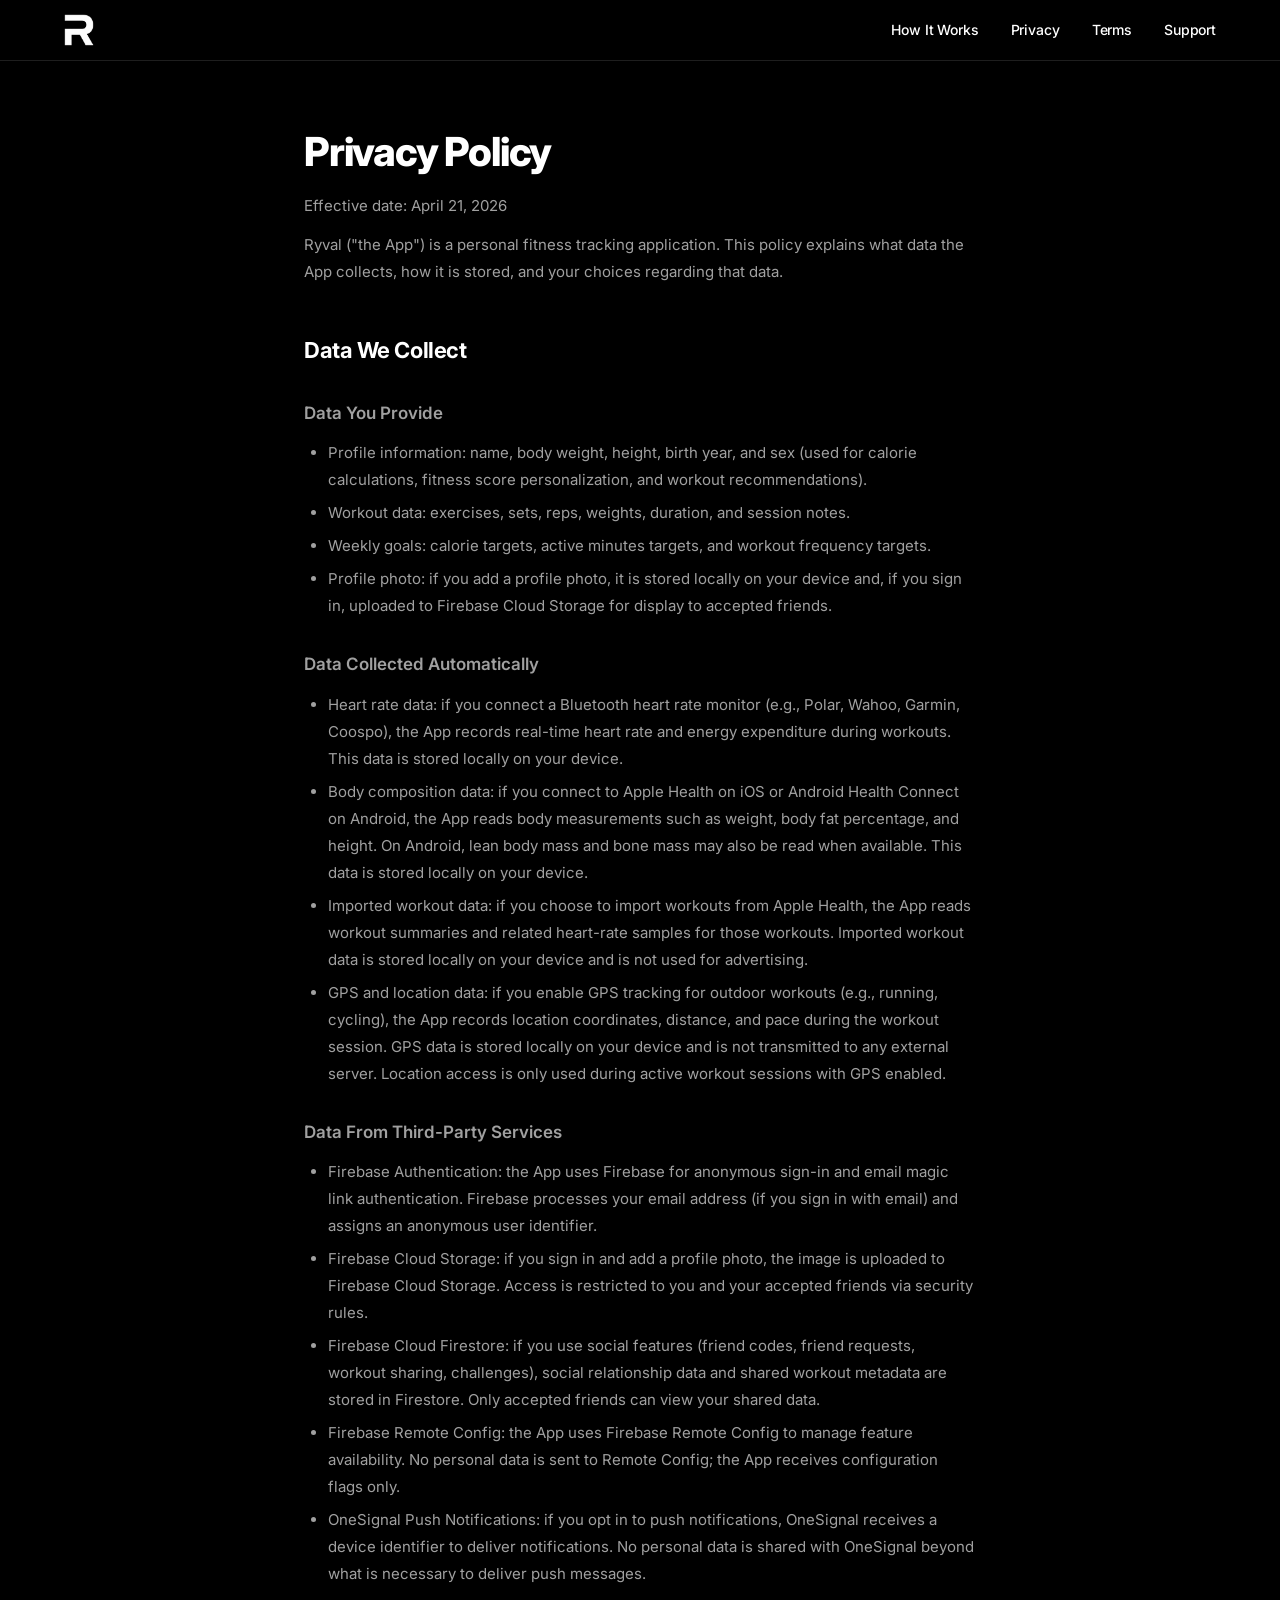
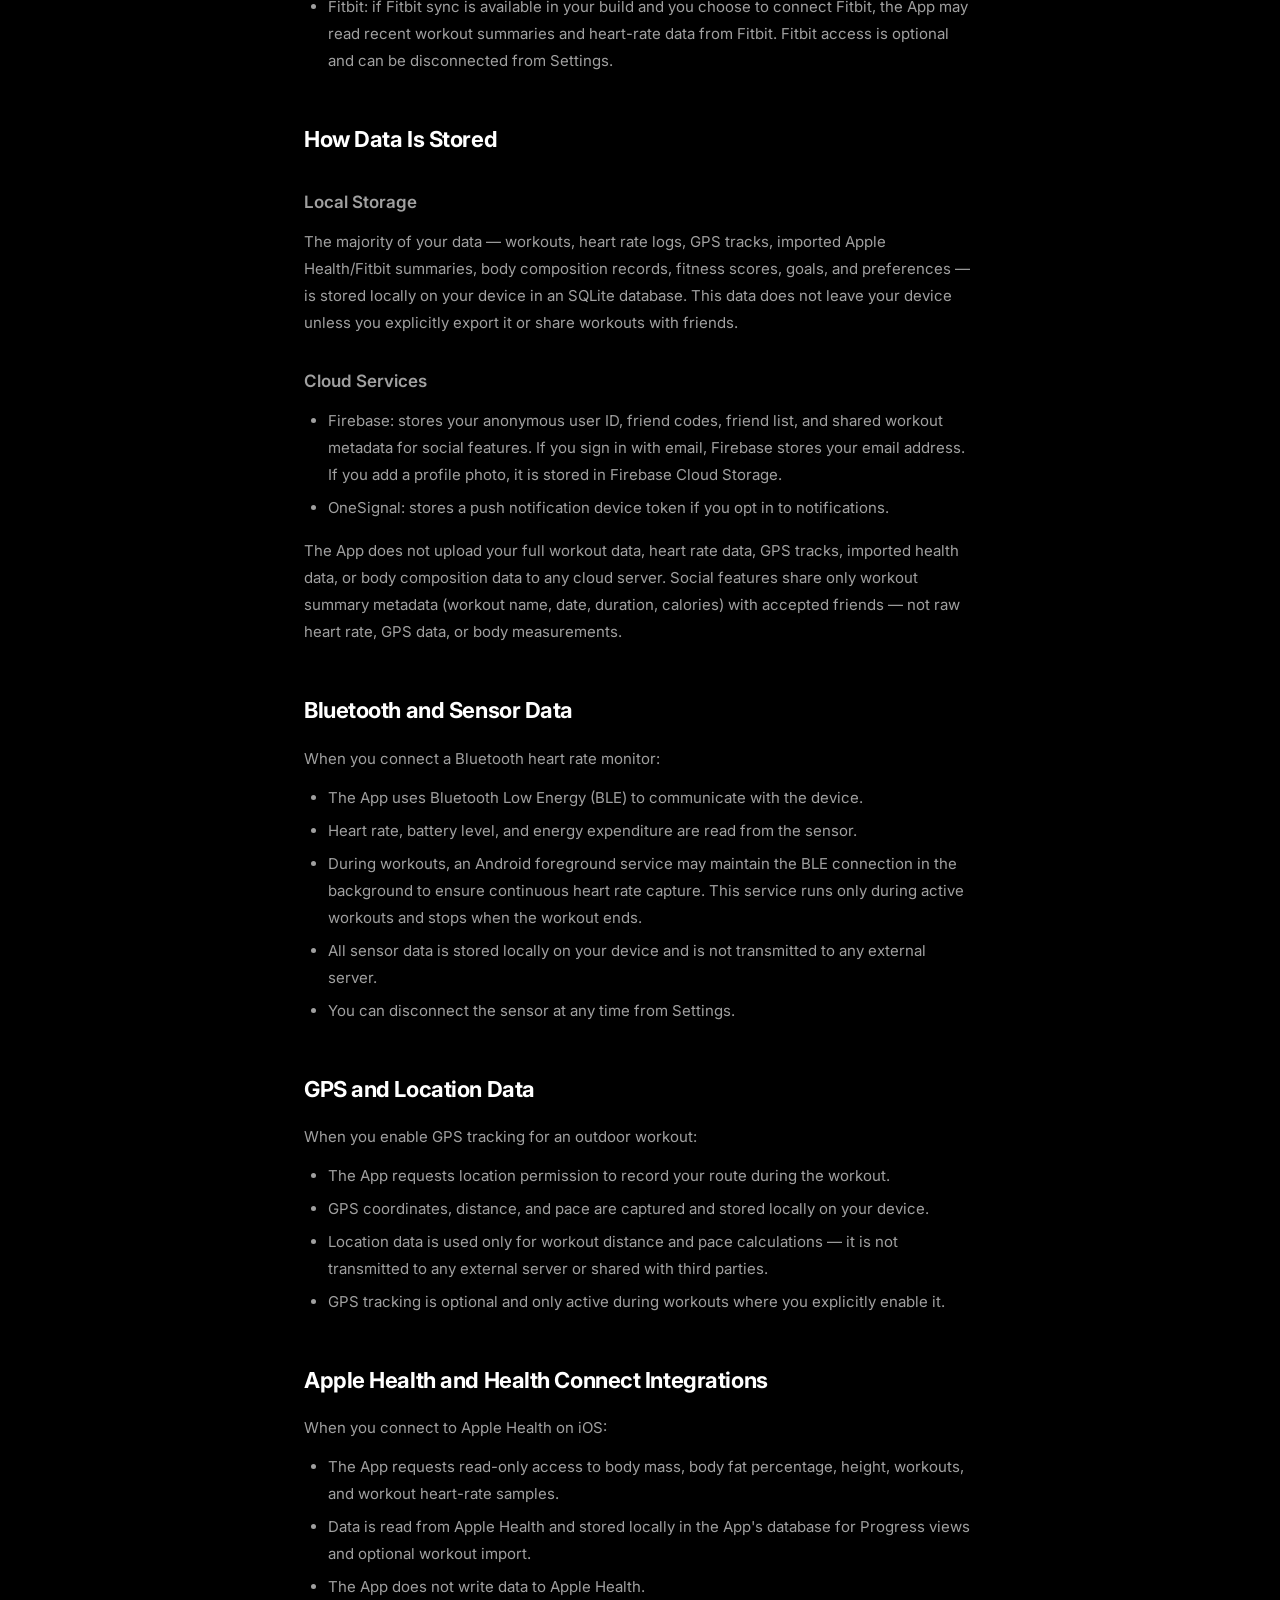
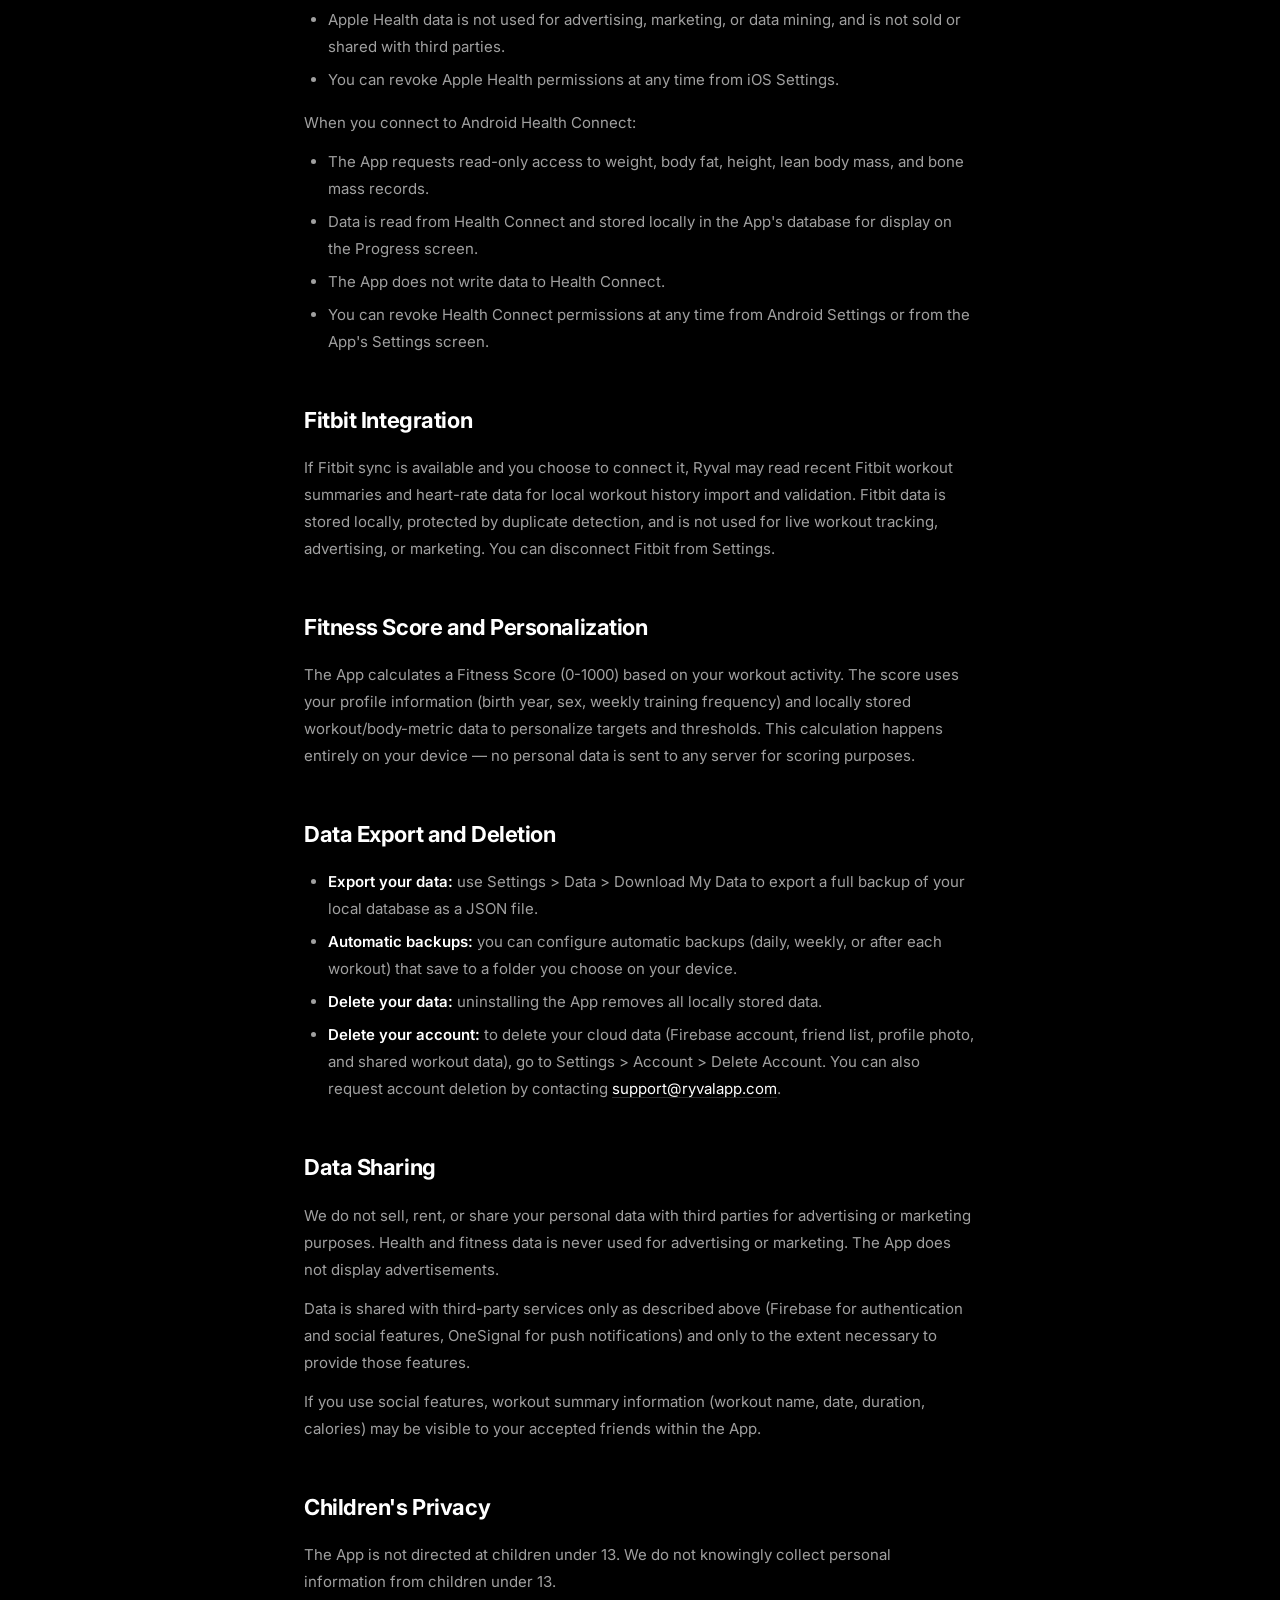
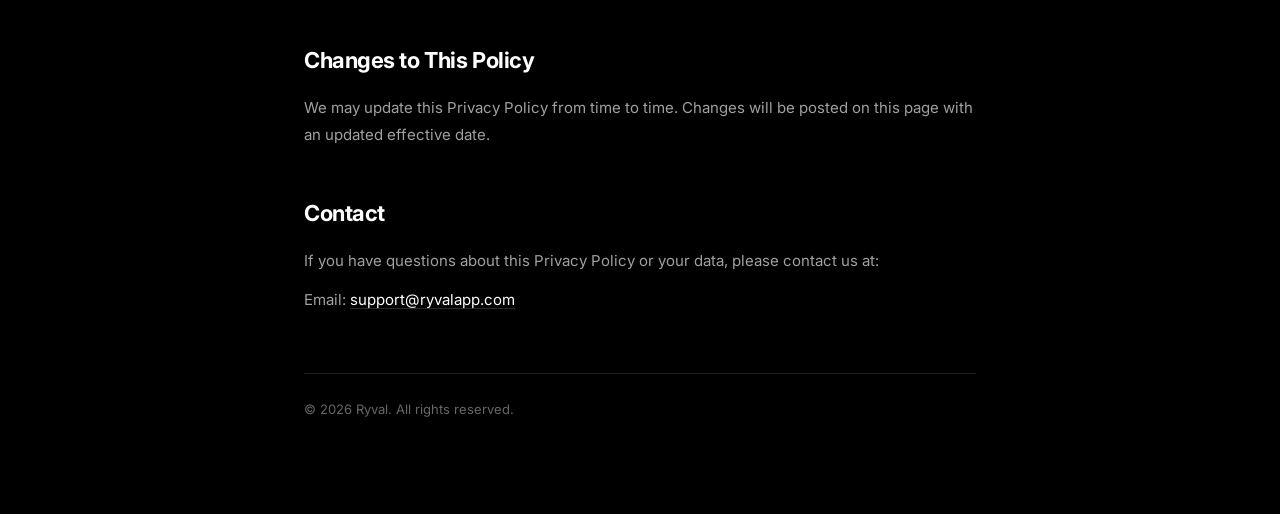
<file: privacy.html>
<!DOCTYPE html>
<html lang="en">
<head>
  <meta charset="UTF-8">
  <meta name="viewport" content="width=device-width, initial-scale=1.0">
  <title>Privacy Policy — Ryval</title>
  <link rel="icon" type="image/jpeg" href="images/favicon.jpg">
  <link rel="preconnect" href="https://fonts.googleapis.com">
  <link rel="preconnect" href="https://fonts.gstatic.com" crossorigin>
  <link href="https://fonts.googleapis.com/css2?family=Inter:wght@300;400;500;600;700;800;900&display=swap" rel="stylesheet">
  <link rel="stylesheet" href="styles.css">
  <link rel="stylesheet" href="legal.css">
</head>
<body>

  <nav class="nav scrolled" id="nav">
    <div class="nav-inner">
      <a href="index.html" class="nav-logo">
        <img src="images/ryval-logo.png" alt="Ryval" class="nav-logo-img">
      </a>
      <div class="nav-links">
        <a href="how-it-works.html" class="nav-link">How It Works</a>
        <a href="privacy.html" class="nav-link">Privacy</a>
        <a href="terms.html" class="nav-link">Terms</a>
        <a href="support.html" class="nav-link">Support</a>
      </div>
    </div>
  </nav>

  <main class="legal-page">
    <div class="container">
      <h1>Privacy Policy</h1>
      <p class="legal-date">Effective date: April 21, 2026</p>

      <p>Ryval ("the App") is a personal fitness tracking application. This policy explains what data the App collects, how it is stored, and your choices regarding that data.</p>

      <h2>Data We Collect</h2>

      <h3>Data You Provide</h3>
      <ul>
        <li>Profile information: name, body weight, height, birth year, and sex (used for calorie calculations, fitness score personalization, and workout recommendations).</li>
        <li>Workout data: exercises, sets, reps, weights, duration, and session notes.</li>
        <li>Weekly goals: calorie targets, active minutes targets, and workout frequency targets.</li>
        <li>Profile photo: if you add a profile photo, it is stored locally on your device and, if you sign in, uploaded to Firebase Cloud Storage for display to accepted friends.</li>
      </ul>

      <h3>Data Collected Automatically</h3>
      <ul>
        <li>Heart rate data: if you connect a Bluetooth heart rate monitor (e.g., Polar, Wahoo, Garmin, Coospo), the App records real-time heart rate and energy expenditure during workouts. This data is stored locally on your device.</li>
        <li>Body composition data: if you connect to Apple Health on iOS or Android Health Connect on Android, the App reads body measurements such as weight, body fat percentage, and height. On Android, lean body mass and bone mass may also be read when available. This data is stored locally on your device.</li>
        <li>Imported workout data: if you choose to import workouts from Apple Health, the App reads workout summaries and related heart-rate samples for those workouts. Imported workout data is stored locally on your device and is not used for advertising.</li>
        <li>GPS and location data: if you enable GPS tracking for outdoor workouts (e.g., running, cycling), the App records location coordinates, distance, and pace during the workout session. GPS data is stored locally on your device and is not transmitted to any external server. Location access is only used during active workout sessions with GPS enabled.</li>
      </ul>

      <h3>Data From Third-Party Services</h3>
      <ul>
        <li>Firebase Authentication: the App uses Firebase for anonymous sign-in and email magic link authentication. Firebase processes your email address (if you sign in with email) and assigns an anonymous user identifier.</li>
        <li>Firebase Cloud Storage: if you sign in and add a profile photo, the image is uploaded to Firebase Cloud Storage. Access is restricted to you and your accepted friends via security rules.</li>
        <li>Firebase Cloud Firestore: if you use social features (friend codes, friend requests, workout sharing, challenges), social relationship data and shared workout metadata are stored in Firestore. Only accepted friends can view your shared data.</li>
        <li>Firebase Remote Config: the App uses Firebase Remote Config to manage feature availability. No personal data is sent to Remote Config; the App receives configuration flags only.</li>
        <li>OneSignal Push Notifications: if you opt in to push notifications, OneSignal receives a device identifier to deliver notifications. No personal data is shared with OneSignal beyond what is necessary to deliver push messages.</li>
        <li>Fitbit: if Fitbit sync is available in your build and you choose to connect Fitbit, the App may read recent workout summaries and heart-rate data from Fitbit. Fitbit access is optional and can be disconnected from Settings.</li>
      </ul>

      <h2>How Data Is Stored</h2>

      <h3>Local Storage</h3>
      <p>The majority of your data — workouts, heart rate logs, GPS tracks, imported Apple Health/Fitbit summaries, body composition records, fitness scores, goals, and preferences — is stored locally on your device in an SQLite database. This data does not leave your device unless you explicitly export it or share workouts with friends.</p>

      <h3>Cloud Services</h3>
      <ul>
        <li>Firebase: stores your anonymous user ID, friend codes, friend list, and shared workout metadata for social features. If you sign in with email, Firebase stores your email address. If you add a profile photo, it is stored in Firebase Cloud Storage.</li>
        <li>OneSignal: stores a push notification device token if you opt in to notifications.</li>
      </ul>
      <p>The App does not upload your full workout data, heart rate data, GPS tracks, imported health data, or body composition data to any cloud server. Social features share only workout summary metadata (workout name, date, duration, calories) with accepted friends — not raw heart rate, GPS data, or body measurements.</p>

      <h2>Bluetooth and Sensor Data</h2>
      <p>When you connect a Bluetooth heart rate monitor:</p>
      <ul>
        <li>The App uses Bluetooth Low Energy (BLE) to communicate with the device.</li>
        <li>Heart rate, battery level, and energy expenditure are read from the sensor.</li>
        <li>During workouts, an Android foreground service may maintain the BLE connection in the background to ensure continuous heart rate capture. This service runs only during active workouts and stops when the workout ends.</li>
        <li>All sensor data is stored locally on your device and is not transmitted to any external server.</li>
        <li>You can disconnect the sensor at any time from Settings.</li>
      </ul>

      <h2>GPS and Location Data</h2>
      <p>When you enable GPS tracking for an outdoor workout:</p>
      <ul>
        <li>The App requests location permission to record your route during the workout.</li>
        <li>GPS coordinates, distance, and pace are captured and stored locally on your device.</li>
        <li>Location data is used only for workout distance and pace calculations — it is not transmitted to any external server or shared with third parties.</li>
        <li>GPS tracking is optional and only active during workouts where you explicitly enable it.</li>
      </ul>

      <h2>Apple Health and Health Connect Integrations</h2>
      <p>When you connect to Apple Health on iOS:</p>
      <ul>
        <li>The App requests read-only access to body mass, body fat percentage, height, workouts, and workout heart-rate samples.</li>
        <li>Data is read from Apple Health and stored locally in the App's database for Progress views and optional workout import.</li>
        <li>The App does not write data to Apple Health.</li>
        <li>Apple Health data is not used for advertising, marketing, or data mining, and is not sold or shared with third parties.</li>
        <li>You can revoke Apple Health permissions at any time from iOS Settings.</li>
      </ul>

      <p>When you connect to Android Health Connect:</p>
      <ul>
        <li>The App requests read-only access to weight, body fat, height, lean body mass, and bone mass records.</li>
        <li>Data is read from Health Connect and stored locally in the App's database for display on the Progress screen.</li>
        <li>The App does not write data to Health Connect.</li>
        <li>You can revoke Health Connect permissions at any time from Android Settings or from the App's Settings screen.</li>
      </ul>

      <h2>Fitbit Integration</h2>
      <p>If Fitbit sync is available and you choose to connect it, Ryval may read recent Fitbit workout summaries and heart-rate data for local workout history import and validation. Fitbit data is stored locally, protected by duplicate detection, and is not used for live workout tracking, advertising, or marketing. You can disconnect Fitbit from Settings.</p>

      <h2>Fitness Score and Personalization</h2>
      <p>The App calculates a Fitness Score (0-1000) based on your workout activity. The score uses your profile information (birth year, sex, weekly training frequency) and locally stored workout/body-metric data to personalize targets and thresholds. This calculation happens entirely on your device — no personal data is sent to any server for scoring purposes.</p>

      <h2>Data Export and Deletion</h2>
      <ul>
        <li><strong>Export your data:</strong> use Settings &gt; Data &gt; Download My Data to export a full backup of your local database as a JSON file.</li>
        <li><strong>Automatic backups:</strong> you can configure automatic backups (daily, weekly, or after each workout) that save to a folder you choose on your device.</li>
        <li><strong>Delete your data:</strong> uninstalling the App removes all locally stored data.</li>
        <li><strong>Delete your account:</strong> to delete your cloud data (Firebase account, friend list, profile photo, and shared workout data), go to Settings &gt; Account &gt; Delete Account. You can also request account deletion by contacting <a href="mailto:support@ryvalapp.com">support@ryvalapp.com</a>.</li>
      </ul>

      <h2>Data Sharing</h2>
      <p>We do not sell, rent, or share your personal data with third parties for advertising or marketing purposes. Health and fitness data is never used for advertising or marketing. The App does not display advertisements.</p>
      <p>Data is shared with third-party services only as described above (Firebase for authentication and social features, OneSignal for push notifications) and only to the extent necessary to provide those features.</p>
      <p>If you use social features, workout summary information (workout name, date, duration, calories) may be visible to your accepted friends within the App.</p>

      <h2>Children's Privacy</h2>
      <p>The App is not directed at children under 13. We do not knowingly collect personal information from children under 13.</p>

      <h2>Changes to This Policy</h2>
      <p>We may update this Privacy Policy from time to time. Changes will be posted on this page with an updated effective date.</p>

      <h2>Contact</h2>
      <p>If you have questions about this Privacy Policy or your data, please contact us at:</p>
      <p>Email: <a href="mailto:support@ryvalapp.com">support@ryvalapp.com</a></p>

      <p class="legal-copyright">&copy; 2026 Ryval. All rights reserved.</p>
    </div>
  </main>

</body>
</html>
</file>
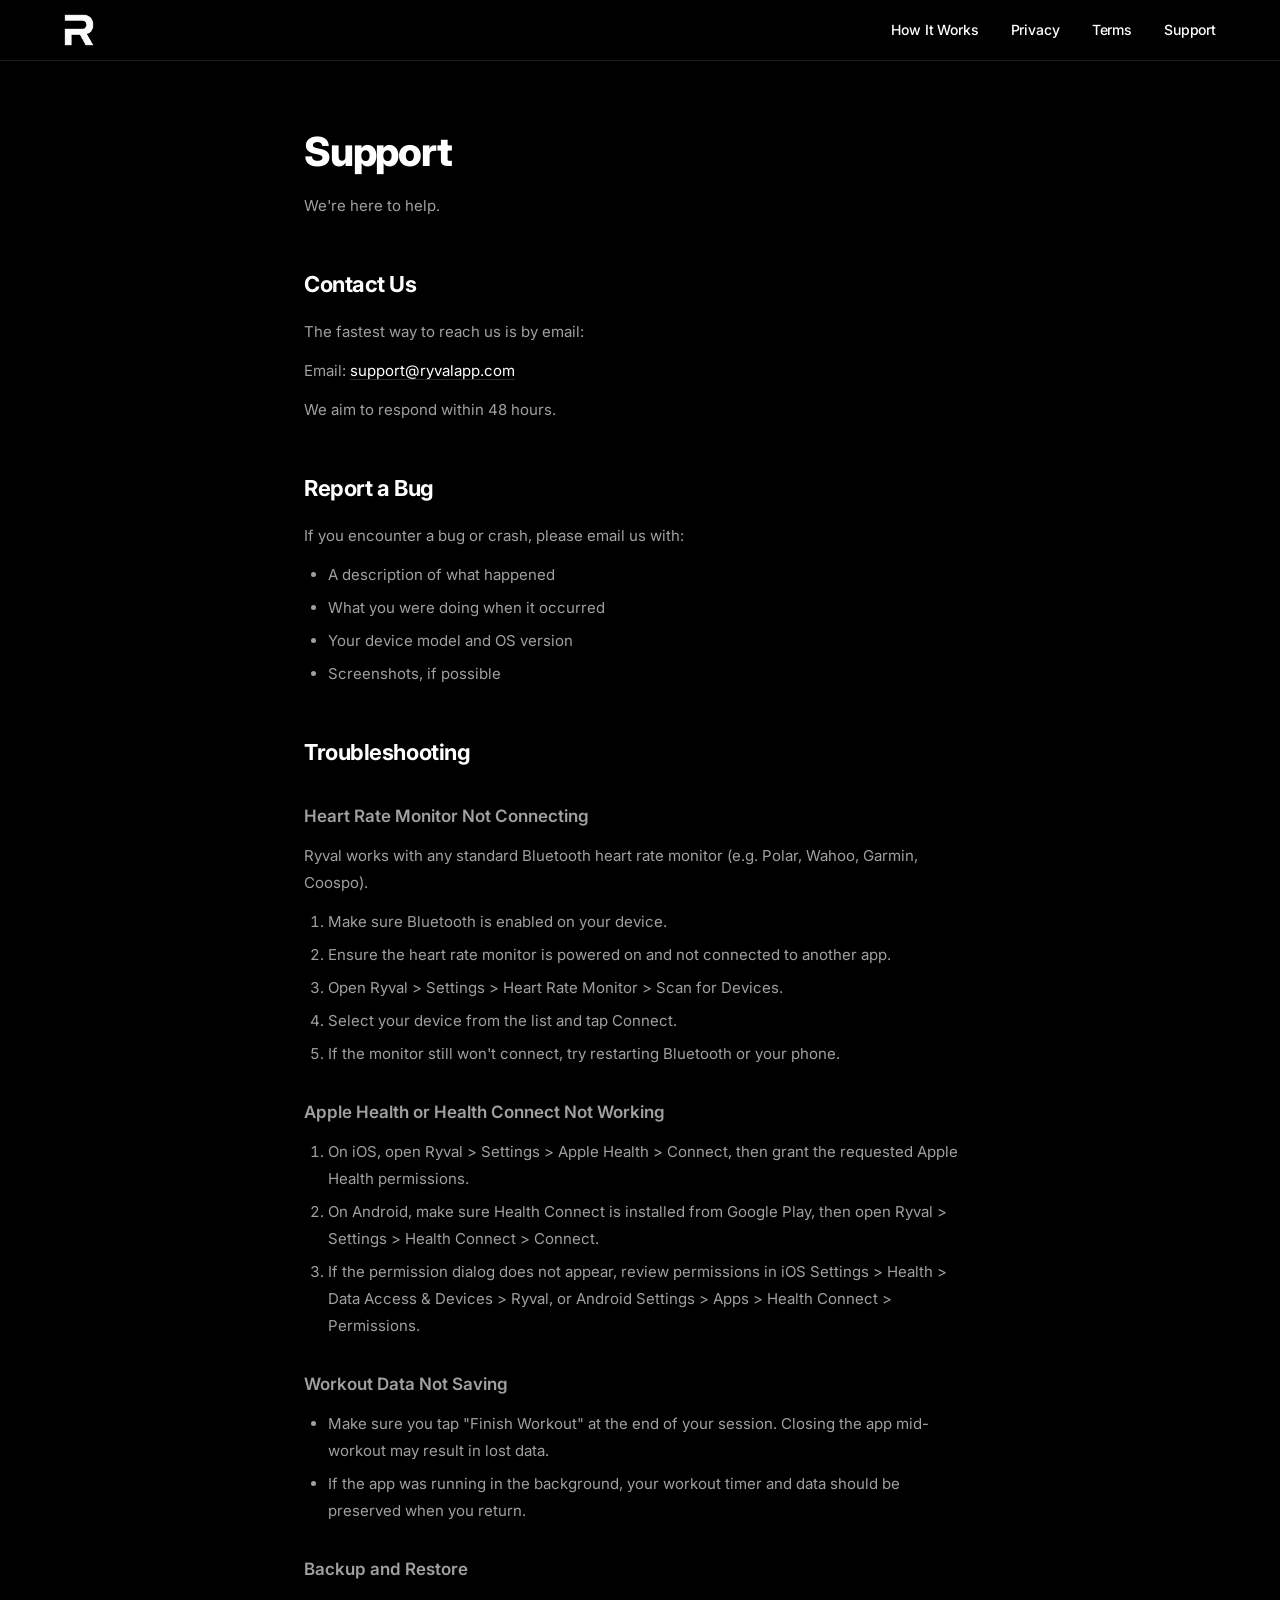
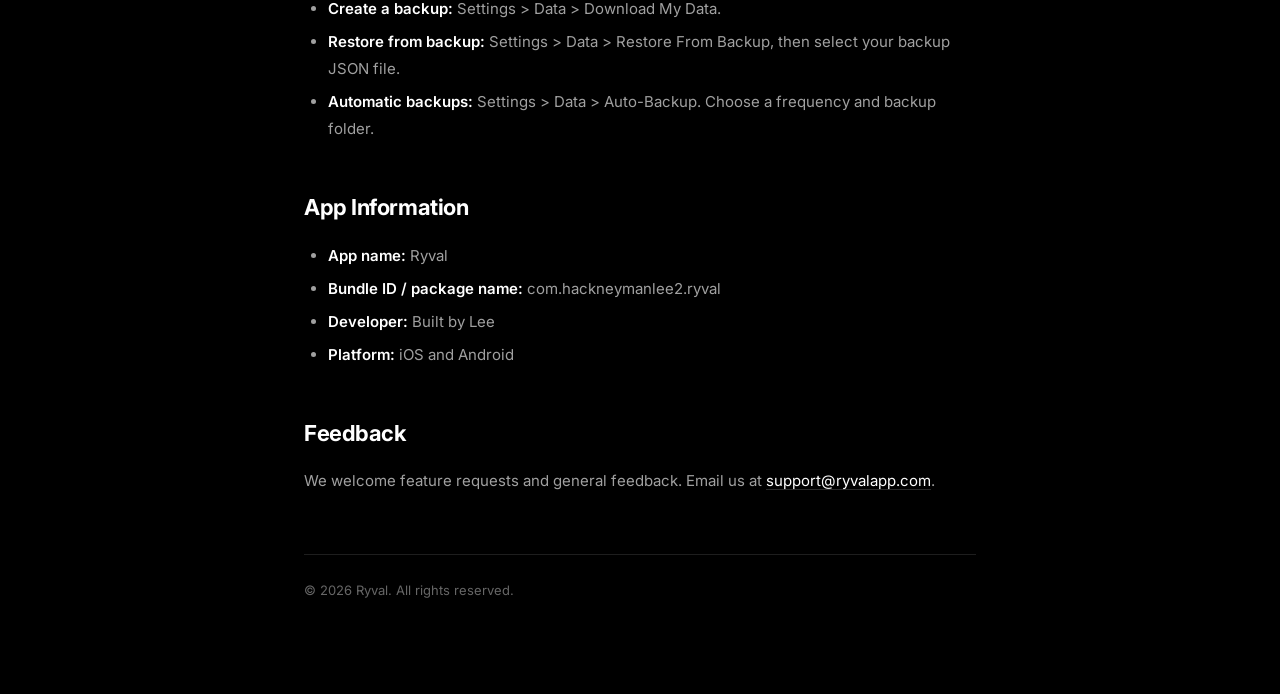
<file: support.html>
<!DOCTYPE html>
<html lang="en">
<head>
  <meta charset="UTF-8">
  <meta name="viewport" content="width=device-width, initial-scale=1.0">
  <title>Support — Ryval</title>
  <link rel="icon" type="image/jpeg" href="images/favicon.jpg">
  <link rel="preconnect" href="https://fonts.googleapis.com">
  <link rel="preconnect" href="https://fonts.gstatic.com" crossorigin>
  <link href="https://fonts.googleapis.com/css2?family=Inter:wght@300;400;500;600;700;800;900&display=swap" rel="stylesheet">
  <link rel="stylesheet" href="styles.css">
  <link rel="stylesheet" href="legal.css">
</head>
<body>

  <nav class="nav scrolled" id="nav">
    <div class="nav-inner">
      <a href="index.html" class="nav-logo">
        <img src="images/ryval-logo.png" alt="Ryval" class="nav-logo-img">
      </a>
      <div class="nav-links">
        <a href="how-it-works.html" class="nav-link">How It Works</a>
        <a href="privacy.html" class="nav-link">Privacy</a>
        <a href="terms.html" class="nav-link">Terms</a>
        <a href="support.html" class="nav-link">Support</a>
      </div>
    </div>
  </nav>

  <main class="legal-page">
    <div class="container">
      <h1>Support</h1>
      <p class="legal-subtitle">We're here to help.</p>

      <h2>Contact Us</h2>
      <p>The fastest way to reach us is by email:</p>
      <p>Email: <a href="mailto:support@ryvalapp.com">support@ryvalapp.com</a></p>
      <p>We aim to respond within 48 hours.</p>

      <h2>Report a Bug</h2>
      <p>If you encounter a bug or crash, please email us with:</p>
      <ul>
        <li>A description of what happened</li>
        <li>What you were doing when it occurred</li>
        <li>Your device model and OS version</li>
        <li>Screenshots, if possible</li>
      </ul>

      <h2>Troubleshooting</h2>

      <h3>Heart Rate Monitor Not Connecting</h3>
      <p>Ryval works with any standard Bluetooth heart rate monitor (e.g. Polar, Wahoo, Garmin, Coospo).</p>
      <ol>
        <li>Make sure Bluetooth is enabled on your device.</li>
        <li>Ensure the heart rate monitor is powered on and not connected to another app.</li>
        <li>Open Ryval &gt; Settings &gt; Heart Rate Monitor &gt; Scan for Devices.</li>
        <li>Select your device from the list and tap Connect.</li>
        <li>If the monitor still won't connect, try restarting Bluetooth or your phone.</li>
      </ol>

      <h3>Apple Health or Health Connect Not Working</h3>
      <ol>
        <li>On iOS, open Ryval &gt; Settings &gt; Apple Health &gt; Connect, then grant the requested Apple Health permissions.</li>
        <li>On Android, make sure Health Connect is installed from Google Play, then open Ryval &gt; Settings &gt; Health Connect &gt; Connect.</li>
        <li>If the permission dialog does not appear, review permissions in iOS Settings &gt; Health &gt; Data Access &amp; Devices &gt; Ryval, or Android Settings &gt; Apps &gt; Health Connect &gt; Permissions.</li>
      </ol>

      <h3>Workout Data Not Saving</h3>
      <ul>
        <li>Make sure you tap "Finish Workout" at the end of your session. Closing the app mid-workout may result in lost data.</li>
        <li>If the app was running in the background, your workout timer and data should be preserved when you return.</li>
      </ul>

      <h3>Backup and Restore</h3>
      <ul>
        <li><strong>Create a backup:</strong> Settings &gt; Data &gt; Download My Data.</li>
        <li><strong>Restore from backup:</strong> Settings &gt; Data &gt; Restore From Backup, then select your backup JSON file.</li>
        <li><strong>Automatic backups:</strong> Settings &gt; Data &gt; Auto-Backup. Choose a frequency and backup folder.</li>
      </ul>

      <h2>App Information</h2>
      <ul>
        <li><strong>App name:</strong> Ryval</li>
        <li><strong>Bundle ID / package name:</strong> com.hackneymanlee2.ryval</li>
        <li><strong>Developer:</strong> Built by Lee</li>
        <li><strong>Platform:</strong> iOS and Android</li>
      </ul>

      <h2>Feedback</h2>
      <p>We welcome feature requests and general feedback. Email us at <a href="mailto:support@ryvalapp.com">support@ryvalapp.com</a>.</p>

      <p class="legal-copyright">&copy; 2026 Ryval. All rights reserved.</p>
    </div>
  </main>

</body>
</html>
</file>
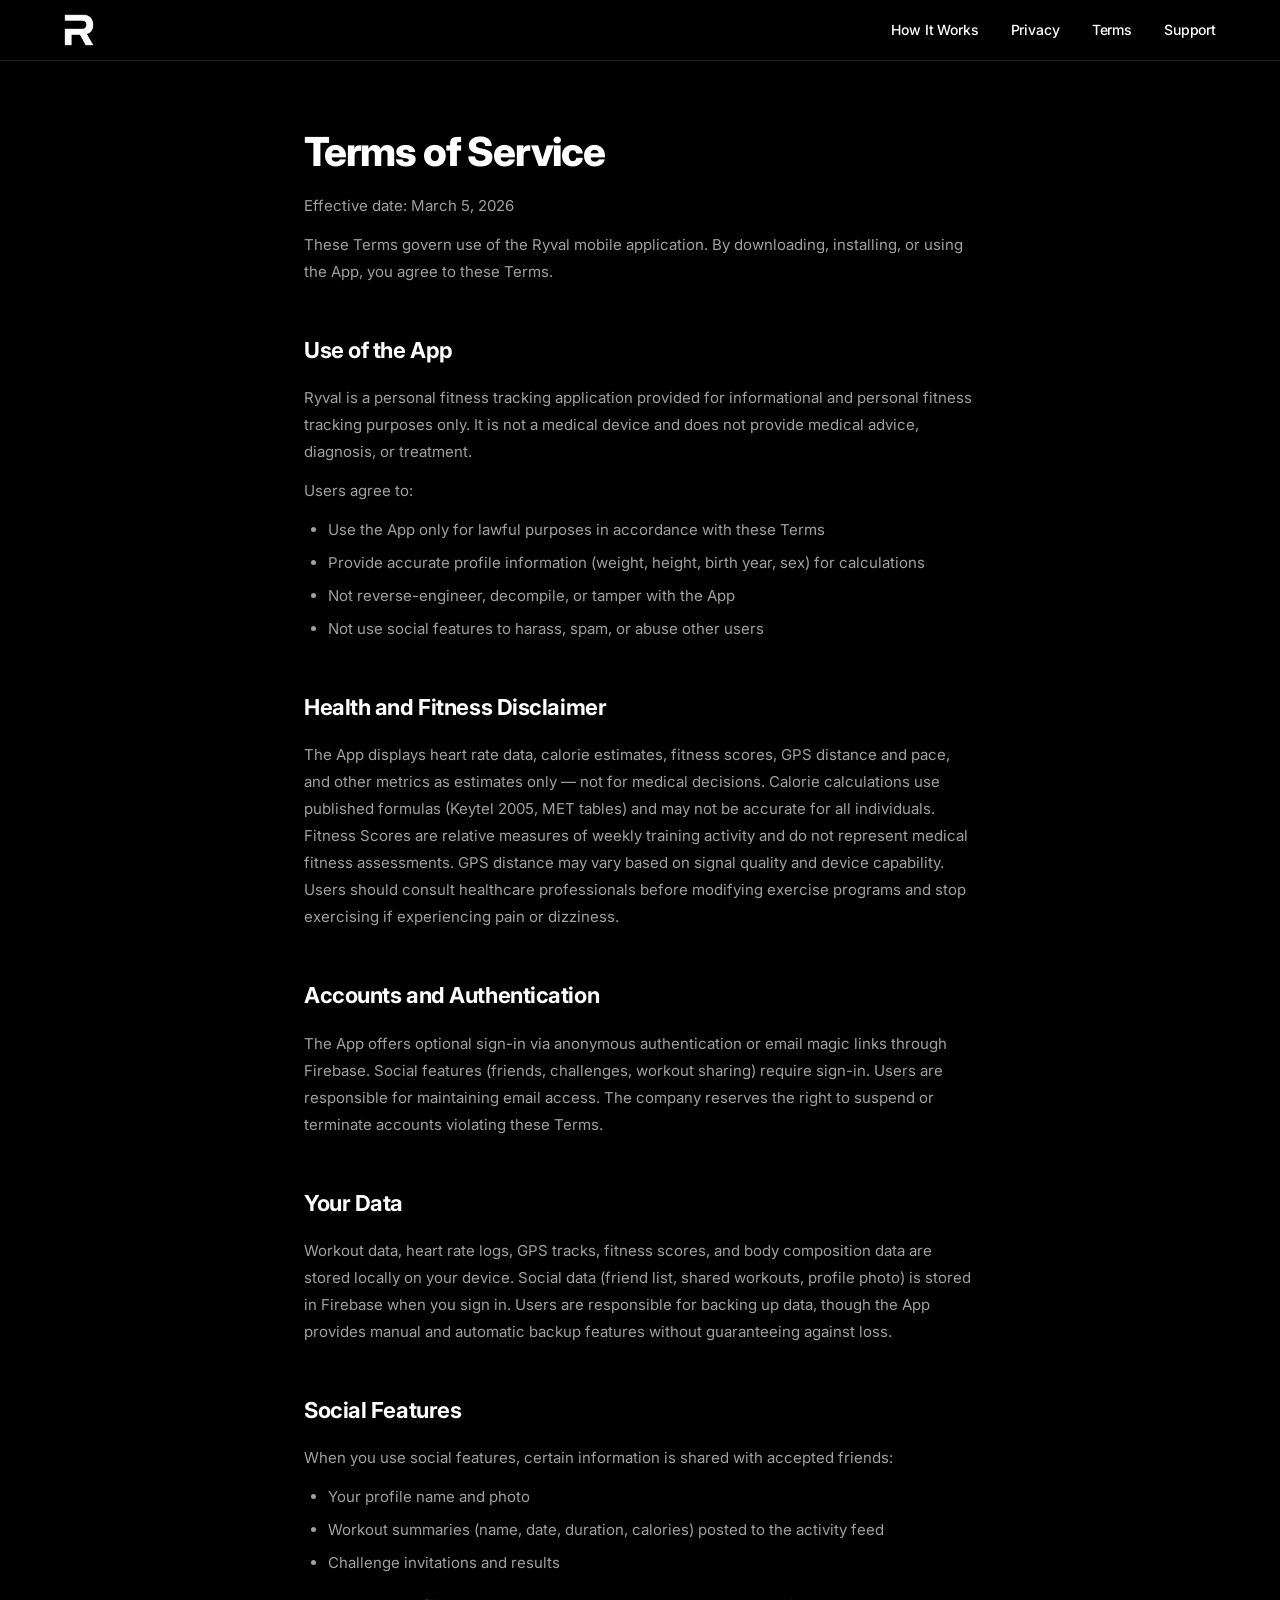
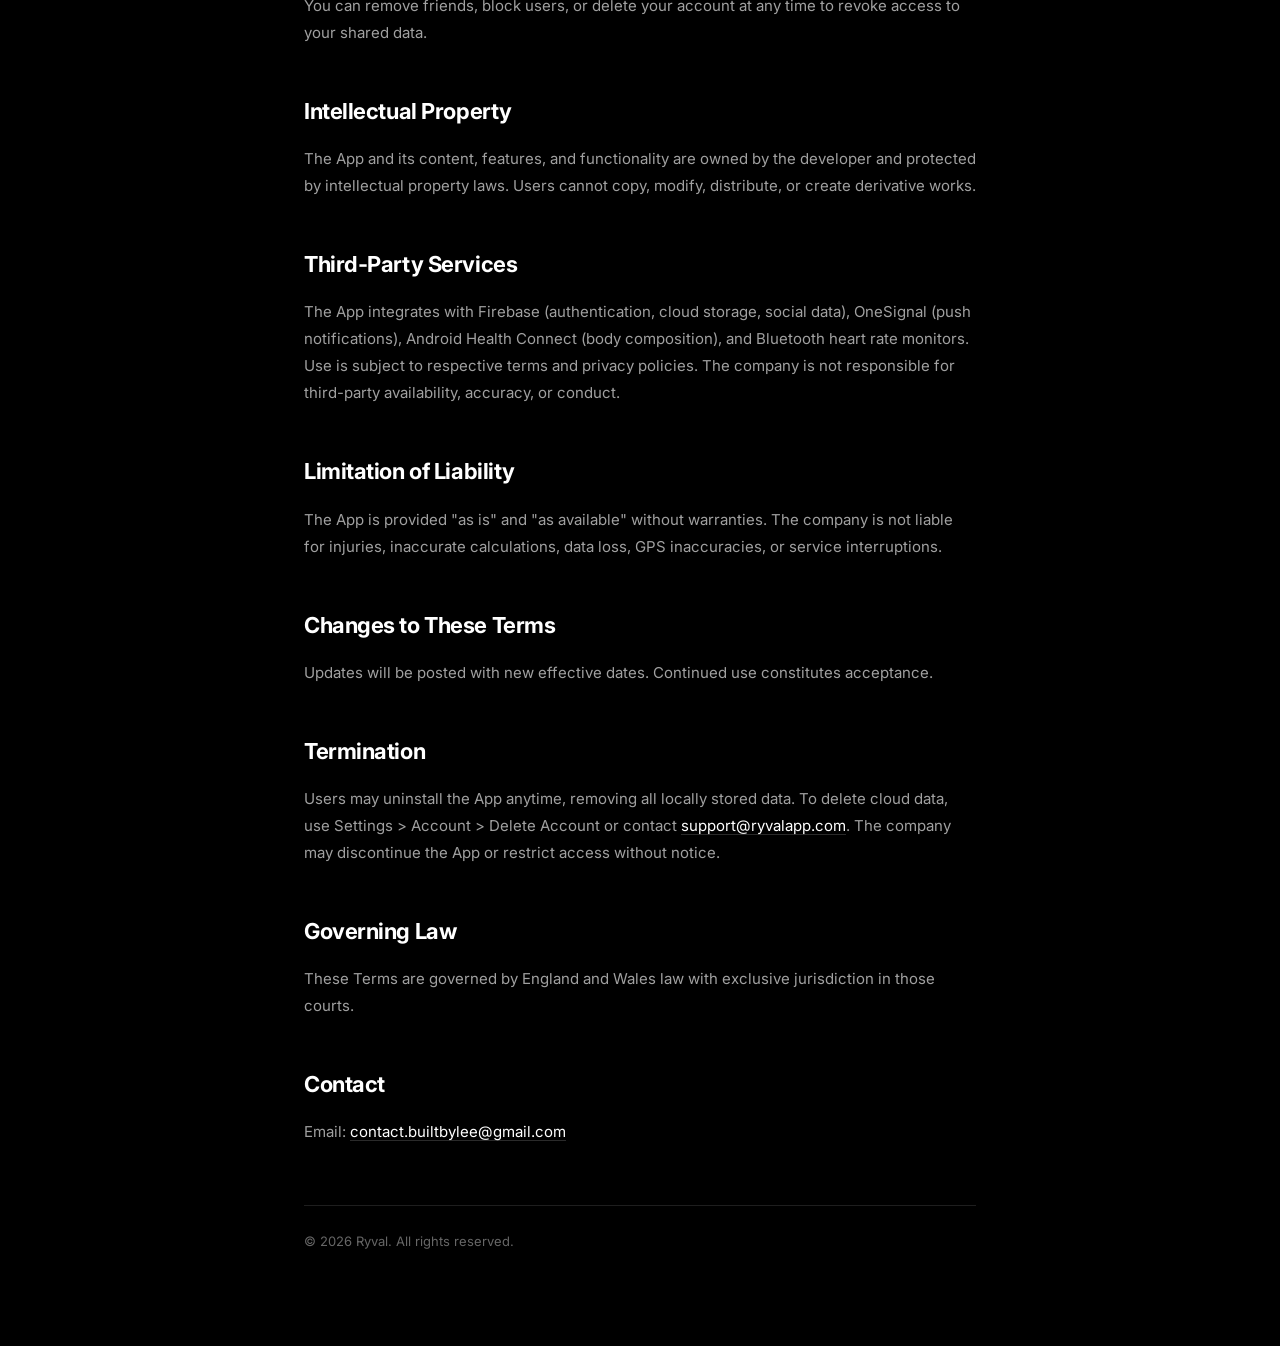
<file: terms.html>
<!DOCTYPE html>
<html lang="en">
<head>
  <meta charset="UTF-8">
  <meta name="viewport" content="width=device-width, initial-scale=1.0">
  <title>Terms of Service — Ryval</title>
  <link rel="icon" type="image/jpeg" href="images/favicon.jpg">
  <link rel="preconnect" href="https://fonts.googleapis.com">
  <link rel="preconnect" href="https://fonts.gstatic.com" crossorigin>
  <link href="https://fonts.googleapis.com/css2?family=Inter:wght@300;400;500;600;700;800;900&display=swap" rel="stylesheet">
  <link rel="stylesheet" href="styles.css">
  <link rel="stylesheet" href="legal.css">
</head>
<body>

  <nav class="nav scrolled" id="nav">
    <div class="nav-inner">
      <a href="index.html" class="nav-logo">
        <img src="images/ryval-logo.png" alt="Ryval" class="nav-logo-img">
      </a>
      <div class="nav-links">
        <a href="how-it-works.html" class="nav-link">How It Works</a>
        <a href="privacy.html" class="nav-link">Privacy</a>
        <a href="terms.html" class="nav-link">Terms</a>
        <a href="support.html" class="nav-link">Support</a>
      </div>
    </div>
  </nav>

  <main class="legal-page">
    <div class="container">
      <h1>Terms of Service</h1>
      <p class="legal-date">Effective date: March 5, 2026</p>

      <p>These Terms govern use of the Ryval mobile application. By downloading, installing, or using the App, you agree to these Terms.</p>

      <h2>Use of the App</h2>
      <p>Ryval is a personal fitness tracking application provided for informational and personal fitness tracking purposes only. It is not a medical device and does not provide medical advice, diagnosis, or treatment.</p>
      <p>Users agree to:</p>
      <ul>
        <li>Use the App only for lawful purposes in accordance with these Terms</li>
        <li>Provide accurate profile information (weight, height, birth year, sex) for calculations</li>
        <li>Not reverse-engineer, decompile, or tamper with the App</li>
        <li>Not use social features to harass, spam, or abuse other users</li>
      </ul>

      <h2>Health and Fitness Disclaimer</h2>
      <p>The App displays heart rate data, calorie estimates, fitness scores, GPS distance and pace, and other metrics as estimates only — not for medical decisions. Calorie calculations use published formulas (Keytel 2005, MET tables) and may not be accurate for all individuals. Fitness Scores are relative measures of weekly training activity and do not represent medical fitness assessments. GPS distance may vary based on signal quality and device capability. Users should consult healthcare professionals before modifying exercise programs and stop exercising if experiencing pain or dizziness.</p>

      <h2>Accounts and Authentication</h2>
      <p>The App offers optional sign-in via anonymous authentication or email magic links through Firebase. Social features (friends, challenges, workout sharing) require sign-in. Users are responsible for maintaining email access. The company reserves the right to suspend or terminate accounts violating these Terms.</p>

      <h2>Your Data</h2>
      <p>Workout data, heart rate logs, GPS tracks, fitness scores, and body composition data are stored locally on your device. Social data (friend list, shared workouts, profile photo) is stored in Firebase when you sign in. Users are responsible for backing up data, though the App provides manual and automatic backup features without guaranteeing against loss.</p>

      <h2>Social Features</h2>
      <p>When you use social features, certain information is shared with accepted friends:</p>
      <ul>
        <li>Your profile name and photo</li>
        <li>Workout summaries (name, date, duration, calories) posted to the activity feed</li>
        <li>Challenge invitations and results</li>
      </ul>
      <p>You can remove friends, block users, or delete your account at any time to revoke access to your shared data.</p>

      <h2>Intellectual Property</h2>
      <p>The App and its content, features, and functionality are owned by the developer and protected by intellectual property laws. Users cannot copy, modify, distribute, or create derivative works.</p>

      <h2>Third-Party Services</h2>
      <p>The App integrates with Firebase (authentication, cloud storage, social data), OneSignal (push notifications), Android Health Connect (body composition), and Bluetooth heart rate monitors. Use is subject to respective terms and privacy policies. The company is not responsible for third-party availability, accuracy, or conduct.</p>

      <h2>Limitation of Liability</h2>
      <p>The App is provided "as is" and "as available" without warranties. The company is not liable for injuries, inaccurate calculations, data loss, GPS inaccuracies, or service interruptions.</p>

      <h2>Changes to These Terms</h2>
      <p>Updates will be posted with new effective dates. Continued use constitutes acceptance.</p>

      <h2>Termination</h2>
      <p>Users may uninstall the App anytime, removing all locally stored data. To delete cloud data, use Settings &gt; Account &gt; Delete Account or contact <a href="mailto:support@ryvalapp.com">support@ryvalapp.com</a>. The company may discontinue the App or restrict access without notice.</p>

      <h2>Governing Law</h2>
      <p>These Terms are governed by England and Wales law with exclusive jurisdiction in those courts.</p>

      <h2>Contact</h2>
      <p>Email: <a href="mailto:contact.builtbylee@gmail.com">contact.builtbylee@gmail.com</a></p>

      <p class="legal-copyright">&copy; 2026 Ryval. All rights reserved.</p>
    </div>
  </main>

</body>
</html>
</file>
<file: styles.css>
/* ===== Reset & Base ===== */
*, *::before, *::after {
  margin: 0;
  padding: 0;
  box-sizing: border-box;
}

:root {
  --bg-primary: #000000;
  --bg-secondary: #0a0a0a;
  --bg-card: #141414;
  --bg-card-hover: #1a1a1a;
  --text-primary: #ffffff;
  --text-secondary: #a0a0a0;
  --text-muted: #666666;
  --accent: #ffffff;
  --border: #1e1e1e;
  --border-light: #2a2a2a;
  --glow: rgba(255, 255, 255, 0.06);
}

html {
  scroll-behavior: smooth;
  -webkit-font-smoothing: antialiased;
  -moz-osx-font-smoothing: grayscale;
}

body {
  font-family: 'Inter', -apple-system, BlinkMacSystemFont, 'Segoe UI', sans-serif;
  background-color: var(--bg-primary);
  color: var(--text-primary);
  line-height: 1.6;
  overflow-x: hidden;
}

a {
  text-decoration: none;
  color: inherit;
}

img {
  max-width: 100%;
  display: block;
}

button {
  border: none;
  background: none;
  cursor: pointer;
  font: inherit;
  color: inherit;
}

.container {
  max-width: 1200px;
  margin: 0 auto;
  padding: 0 24px;
}

/* ===== RYVAL Logo ===== */
.nav-logo-img {
  height: 32px;
  width: auto;
  object-fit: contain;
}

.cta-logo {
  height: 52px;
  width: auto;
  margin: 0 auto 32px;
  object-fit: contain;
}

.footer-logo {
  height: 22px;
  width: auto;
  object-fit: contain;
  opacity: 0.5;
}

/* ===== Navigation ===== */
.nav {
  position: fixed;
  top: 0;
  left: 0;
  right: 0;
  z-index: 100;
  padding: 20px 0;
  transition: all 0.4s cubic-bezier(0.16, 1, 0.3, 1);
}

.nav.scrolled {
  background: rgba(0, 0, 0, 0.85);
  backdrop-filter: blur(20px);
  -webkit-backdrop-filter: blur(20px);
  border-bottom: 1px solid var(--border);
  padding: 14px 0;
}

.nav-inner {
  max-width: 1200px;
  margin: 0 auto;
  padding: 0 24px;
  display: flex;
  align-items: center;
  justify-content: space-between;
}

.nav-links {
  display: flex;
  align-items: center;
  gap: 32px;
}

.nav-link {
  font-size: 14px;
  font-weight: 500;
  color: var(--text-primary);
  transition: opacity 0.3s ease;
  letter-spacing: -0.01em;
}

.nav-link:hover {
  opacity: 0.7;
}

/* ===== Hero ===== */
.hero {
  position: relative;
  min-height: 100vh;
  display: flex;
  align-items: center;
  justify-content: center;
  overflow: hidden;
}

/* Hero Slideshow */
.hero-slideshow {
  position: absolute;
  inset: 0;
}

.hero-slide {
  position: absolute;
  inset: 0;
  opacity: 0;
  transition: opacity 1.5s ease-in-out;
}

.hero-slide.active {
  opacity: 1;
}

.hero-slide picture {
  display: block;
  width: 100%;
  height: 100%;
}

.hero-slide img {
  width: 100%;
  height: 100%;
  object-fit: cover;
  object-position: center 30%;
  transform: scale(1.02);
  transition: transform 10s ease-out;
}

.hero-slide.active img {
  transform: scale(1.08);
}

.hero-overlay {
  position: absolute;
  inset: 0;
  z-index: 1;
  background: linear-gradient(
    to bottom,
    rgba(0, 0, 0, 0.5) 0%,
    rgba(0, 0, 0, 0.4) 30%,
    rgba(0, 0, 0, 0.7) 70%,
    rgba(0, 0, 0, 1) 100%
  );
}

/* Hero Indicators */
.hero-indicators {
  position: absolute;
  bottom: 100px;
  left: 50%;
  transform: translateX(-50%);
  z-index: 3;
  display: flex;
  gap: 8px;
}

.indicator {
  width: 32px;
  height: 3px;
  border-radius: 2px;
  background: rgba(255, 255, 255, 0.3);
  transition: all 0.4s ease;
  padding: 0;
}

.indicator.active {
  background: rgba(255, 255, 255, 0.9);
  width: 48px;
}

.hero-content {
  position: relative;
  z-index: 2;
  text-align: center;
  padding: 0 24px;
  max-width: 800px;
  animation: fadeUp 1s ease-out 0.3s both;
}

@keyframes fadeUp {
  from {
    opacity: 0;
    transform: translateY(30px);
  }
  to {
    opacity: 1;
    transform: translateY(0);
  }
}

.hero-title {
  font-size: clamp(42px, 7vw, 80px);
  font-weight: 800;
  line-height: 1.05;
  letter-spacing: -0.03em;
  margin-bottom: 24px;
  text-shadow: 0 2px 40px rgba(0, 0, 0, 0.5);
}

.hero-accent {
  color: var(--text-primary);
}

.hero-subtitle {
  font-size: clamp(16px, 2vw, 20px);
  color: var(--text-secondary);
  line-height: 1.7;
  margin-bottom: 40px;
  max-width: 600px;
  margin-left: auto;
  margin-right: auto;
  font-weight: 400;
  text-shadow: 0 1px 20px rgba(0, 0, 0, 0.5);
}

.hero-btn {
  display: inline-flex;
  align-items: center;
  gap: 10px;
  font-size: 16px;
  font-weight: 600;
  padding: 16px 36px;
  border-radius: 100px;
  background: var(--text-primary);
  color: var(--bg-primary);
  transition: all 0.3s ease;
  letter-spacing: -0.01em;
}

.hero-btn:hover {
  transform: translateY(-2px);
  box-shadow: 0 10px 40px rgba(255, 255, 255, 0.2);
}

.hero-btn svg {
  transition: transform 0.3s ease;
}

.hero-btn:hover svg {
  transform: translateX(4px);
}

.hero-scroll-indicator {
  position: absolute;
  bottom: 40px;
  left: 50%;
  transform: translateX(-50%);
  z-index: 2;
  animation: fadeUp 1s ease-out 1s both;
}

.scroll-line {
  width: 1px;
  height: 60px;
  background: linear-gradient(to bottom, rgba(255,255,255,0.4), transparent);
  animation: scrollPulse 2s ease-in-out infinite;
}

@keyframes scrollPulse {
  0%, 100% { opacity: 0.4; transform: scaleY(1); }
  50% { opacity: 1; transform: scaleY(1.2); }
}

/* ===== Section Shared ===== */
.section-header {
  text-align: center;
  margin-bottom: 64px;
}

.section-label {
  display: inline-block;
  font-size: 12px;
  font-weight: 600;
  text-transform: uppercase;
  letter-spacing: 0.15em;
  color: var(--text-muted);
  margin-bottom: 16px;
}

.section-title {
  font-size: clamp(32px, 5vw, 52px);
  font-weight: 800;
  line-height: 1.1;
  letter-spacing: -0.03em;
}

/* ===== Features ===== */
.features {
  padding: 120px 0;
  background: var(--bg-primary);
}

.features-grid {
  display: grid;
  grid-template-columns: repeat(3, 1fr);
  gap: 24px;
}

.feature-card {
  padding: 40px 32px;
  border-radius: 20px;
  background: var(--bg-card);
  border: 1px solid var(--border);
  transition: all 0.4s cubic-bezier(0.16, 1, 0.3, 1);
}

.feature-card:hover {
  background: var(--bg-card-hover);
  border-color: var(--border-light);
  transform: translateY(-4px);
}

.feature-icon {
  width: 56px;
  height: 56px;
  border-radius: 16px;
  background: rgba(255, 255, 255, 0.06);
  display: flex;
  align-items: center;
  justify-content: center;
  margin-bottom: 24px;
  color: var(--text-primary);
}

.feature-title {
  font-size: 22px;
  font-weight: 700;
  margin-bottom: 12px;
  letter-spacing: -0.02em;
}

.feature-desc {
  font-size: 15px;
  color: var(--text-secondary);
  line-height: 1.7;
}

/* ===== CTA ===== */
.cta {
  position: relative;
  padding: 140px 0;
  background: var(--bg-secondary);
  overflow: hidden;
}

.cta-glow {
  position: absolute;
  top: 50%;
  left: 50%;
  transform: translate(-50%, -50%);
  width: 600px;
  height: 600px;
  border-radius: 50%;
  background: radial-gradient(circle, rgba(255,255,255,0.04) 0%, transparent 70%);
  pointer-events: none;
}

.cta-content {
  text-align: center;
  position: relative;
  z-index: 1;
}

/* cta-logo and footer-logo sizing defined in RYVAL Logo section */

.cta-title {
  font-size: clamp(36px, 5vw, 56px);
  font-weight: 800;
  letter-spacing: -0.03em;
  margin-bottom: 20px;
  font-family: 'Inter', sans-serif;
}

.cta-subtitle {
  font-size: 18px;
  color: var(--text-secondary);
  line-height: 1.7;
  margin-bottom: 48px;
  max-width: 480px;
  margin-left: auto;
  margin-right: auto;
}

.cta-stores {
  display: flex;
  gap: 16px;
  justify-content: center;
  flex-wrap: wrap;
}

.store-badge {
  display: flex;
  align-items: center;
  gap: 12px;
  padding: 14px 28px;
  border-radius: 14px;
  background: var(--bg-card);
  border: 1px solid var(--border);
  transition: all 0.3s ease;
  cursor: default;
}

.store-badge.disabled {
  opacity: 0.6;
}

.store-badge svg {
  color: var(--text-primary);
  flex-shrink: 0;
}

.store-badge div {
  display: flex;
  flex-direction: column;
  text-align: left;
}

.store-soon {
  font-size: 11px;
  color: var(--text-muted);
  text-transform: uppercase;
  letter-spacing: 0.05em;
  line-height: 1;
}

.store-name {
  font-size: 17px;
  font-weight: 700;
  line-height: 1.3;
}

/* ===== Footer ===== */
.footer {
  padding: 60px 0 40px;
  border-top: 1px solid var(--border);
  background: var(--bg-primary);
}

.footer-inner {
  display: flex;
  flex-direction: column;
  align-items: center;
  gap: 24px;
}

.footer-brand {
  display: flex;
  flex-direction: column;
  align-items: center;
  gap: 12px;
}

/* footer-logo sizing defined in RYVAL Logo section */

.footer-tagline {
  font-size: 14px;
  color: var(--text-muted);
  font-style: italic;
}

.footer-bottom p {
  font-size: 13px;
  color: var(--text-muted);
}

/* ===== Scroll Animations ===== */
.fade-in {
  opacity: 0;
  transform: translateY(30px);
  transition: opacity 0.7s ease, transform 0.7s ease;
}

.fade-in.visible {
  opacity: 1;
  transform: translateY(0);
}

/* ===== Responsive ===== */
@media (max-width: 1024px) {
  .features-grid {
    grid-template-columns: repeat(2, 1fr);
  }
}

@media (max-width: 768px) {
  .features-grid {
    grid-template-columns: 1fr;
    gap: 16px;
  }

  .feature-card {
    padding: 32px 24px;
  }

  .hero-title {
    font-size: 40px;
  }

  .hero-subtitle br {
    display: none;
  }

  .cta-subtitle br {
    display: none;
  }

  .cta-stores {
    flex-direction: column;
    align-items: center;
  }

  .store-badge {
    width: 100%;
    max-width: 280px;
    justify-content: center;
  }

  .features, .cta {
    padding: 80px 0;
  }

  .section-header {
    margin-bottom: 40px;
  }

  .hero-indicators {
    bottom: 80px;
  }

  .nav-logo-img {
    height: 26px;
  }

  .hero-slide img {
    object-position: center center;
  }

  .hero-content {
    padding: 0 32px;
  }
}

@media (max-width: 480px) {
  .hero-title {
    font-size: 34px;
  }

  .hero-subtitle {
    font-size: 15px;
  }

  .hero-btn {
    padding: 14px 28px;
    font-size: 15px;
  }

  .nav-links {
    gap: 20px;
  }

  .nav-link {
    font-size: 13px;
  }

  .cta-logo {
    height: 40px;
  }
}
</file>
<file: legal.css>
.legal-page {
  padding: 120px 0 80px;
  min-height: 100vh;
}

.legal-page .container {
  max-width: 720px;
}

.legal-page h1 {
  font-size: 40px;
  font-weight: 800;
  letter-spacing: -0.03em;
  margin-bottom: 8px;
}

.legal-date,
.legal-subtitle {
  font-size: 15px;
  color: var(--text-muted);
  margin-bottom: 40px;
}

.legal-page h2 {
  font-size: 22px;
  font-weight: 700;
  letter-spacing: -0.02em;
  margin-top: 48px;
  margin-bottom: 16px;
}

.legal-page h3 {
  font-size: 17px;
  font-weight: 600;
  margin-top: 32px;
  margin-bottom: 12px;
  color: var(--text-secondary);
}

.legal-page p {
  font-size: 15px;
  color: var(--text-secondary);
  line-height: 1.8;
  margin-bottom: 12px;
}

.legal-page ul,
.legal-page ol {
  padding-left: 24px;
  margin-bottom: 16px;
}

.legal-page li {
  font-size: 15px;
  color: var(--text-secondary);
  line-height: 1.8;
  margin-bottom: 6px;
}

.legal-page a {
  color: var(--text-primary);
  text-decoration: underline;
  text-underline-offset: 3px;
  text-decoration-color: var(--border-light);
  transition: text-decoration-color 0.3s ease;
}

.legal-page a:hover {
  text-decoration-color: var(--text-primary);
}

.legal-page strong {
  color: var(--text-primary);
  font-weight: 600;
}

.legal-copyright {
  margin-top: 60px;
  padding-top: 24px;
  border-top: 1px solid var(--border);
  font-size: 13px !important;
  color: var(--text-muted) !important;
}

@media (max-width: 768px) {
  .legal-page {
    padding: 100px 0 60px;
  }

  .legal-page h1 {
    font-size: 30px;
  }
}
</file>
